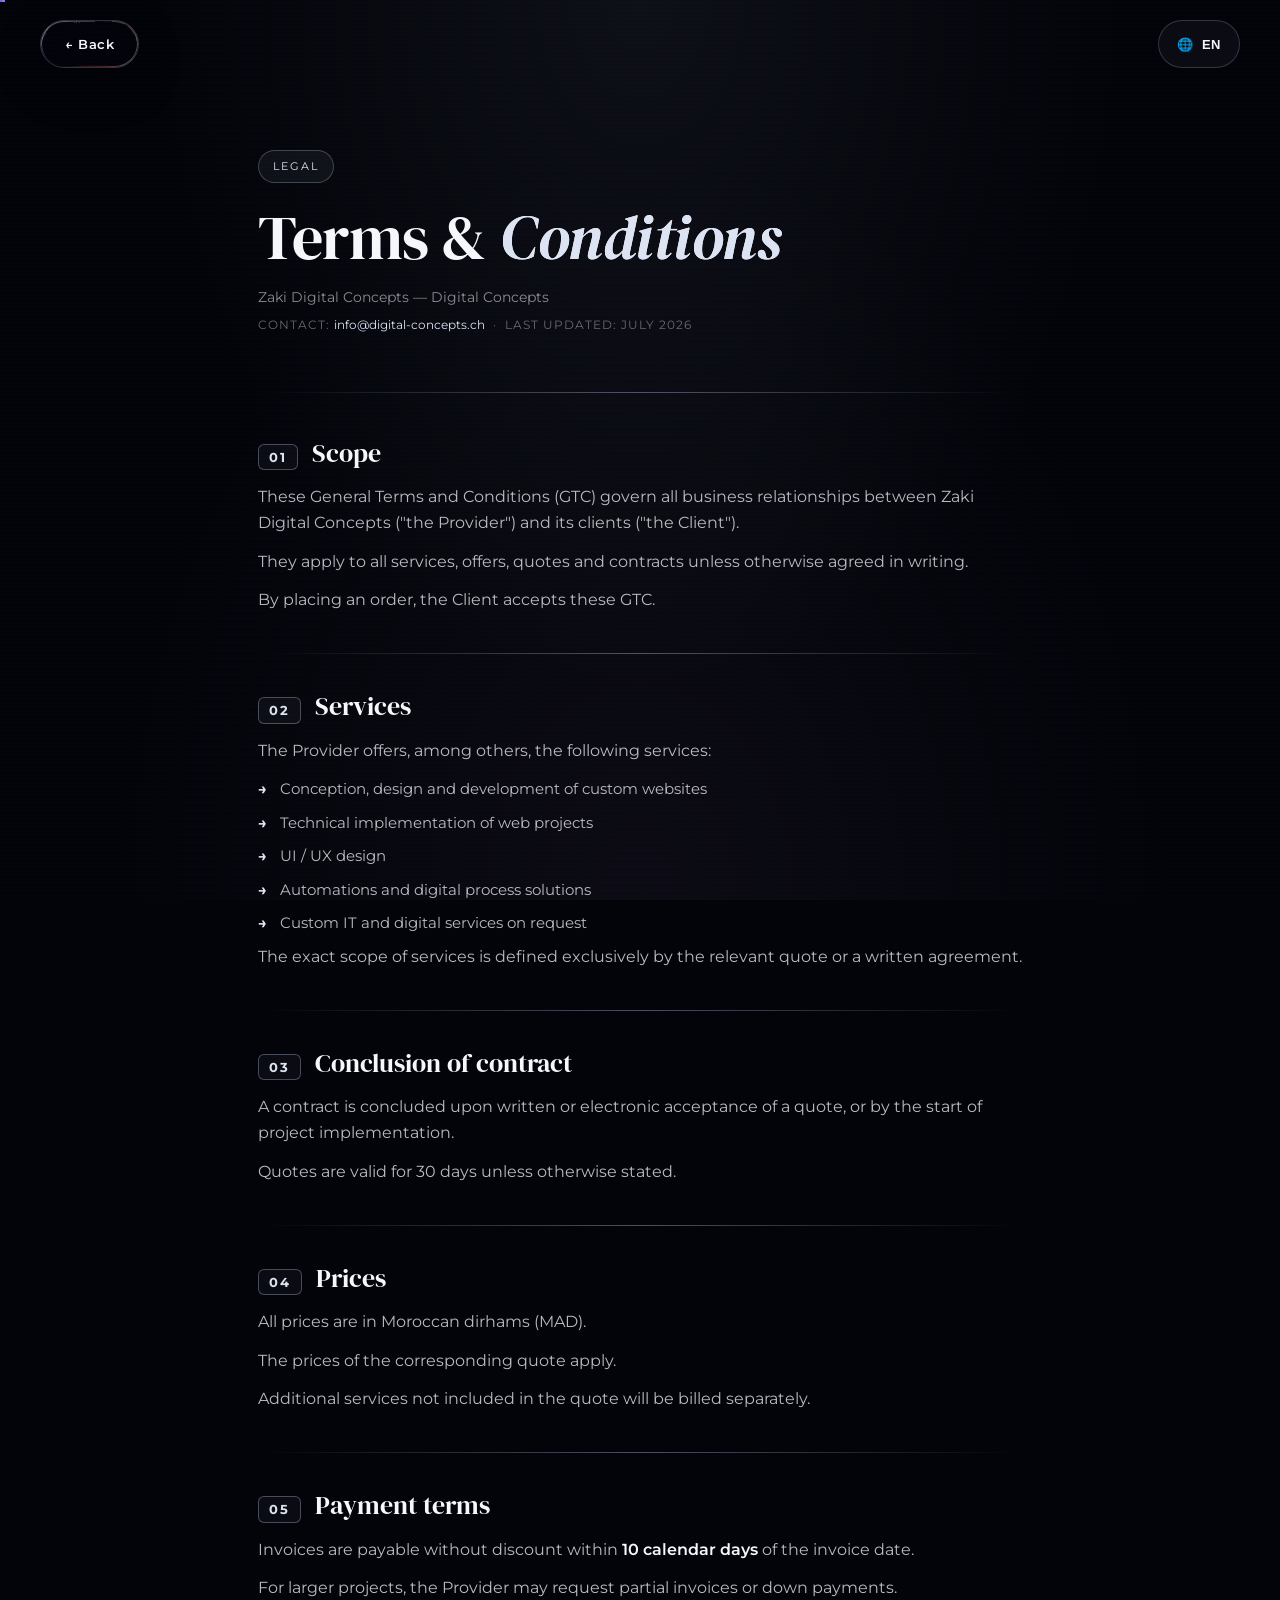
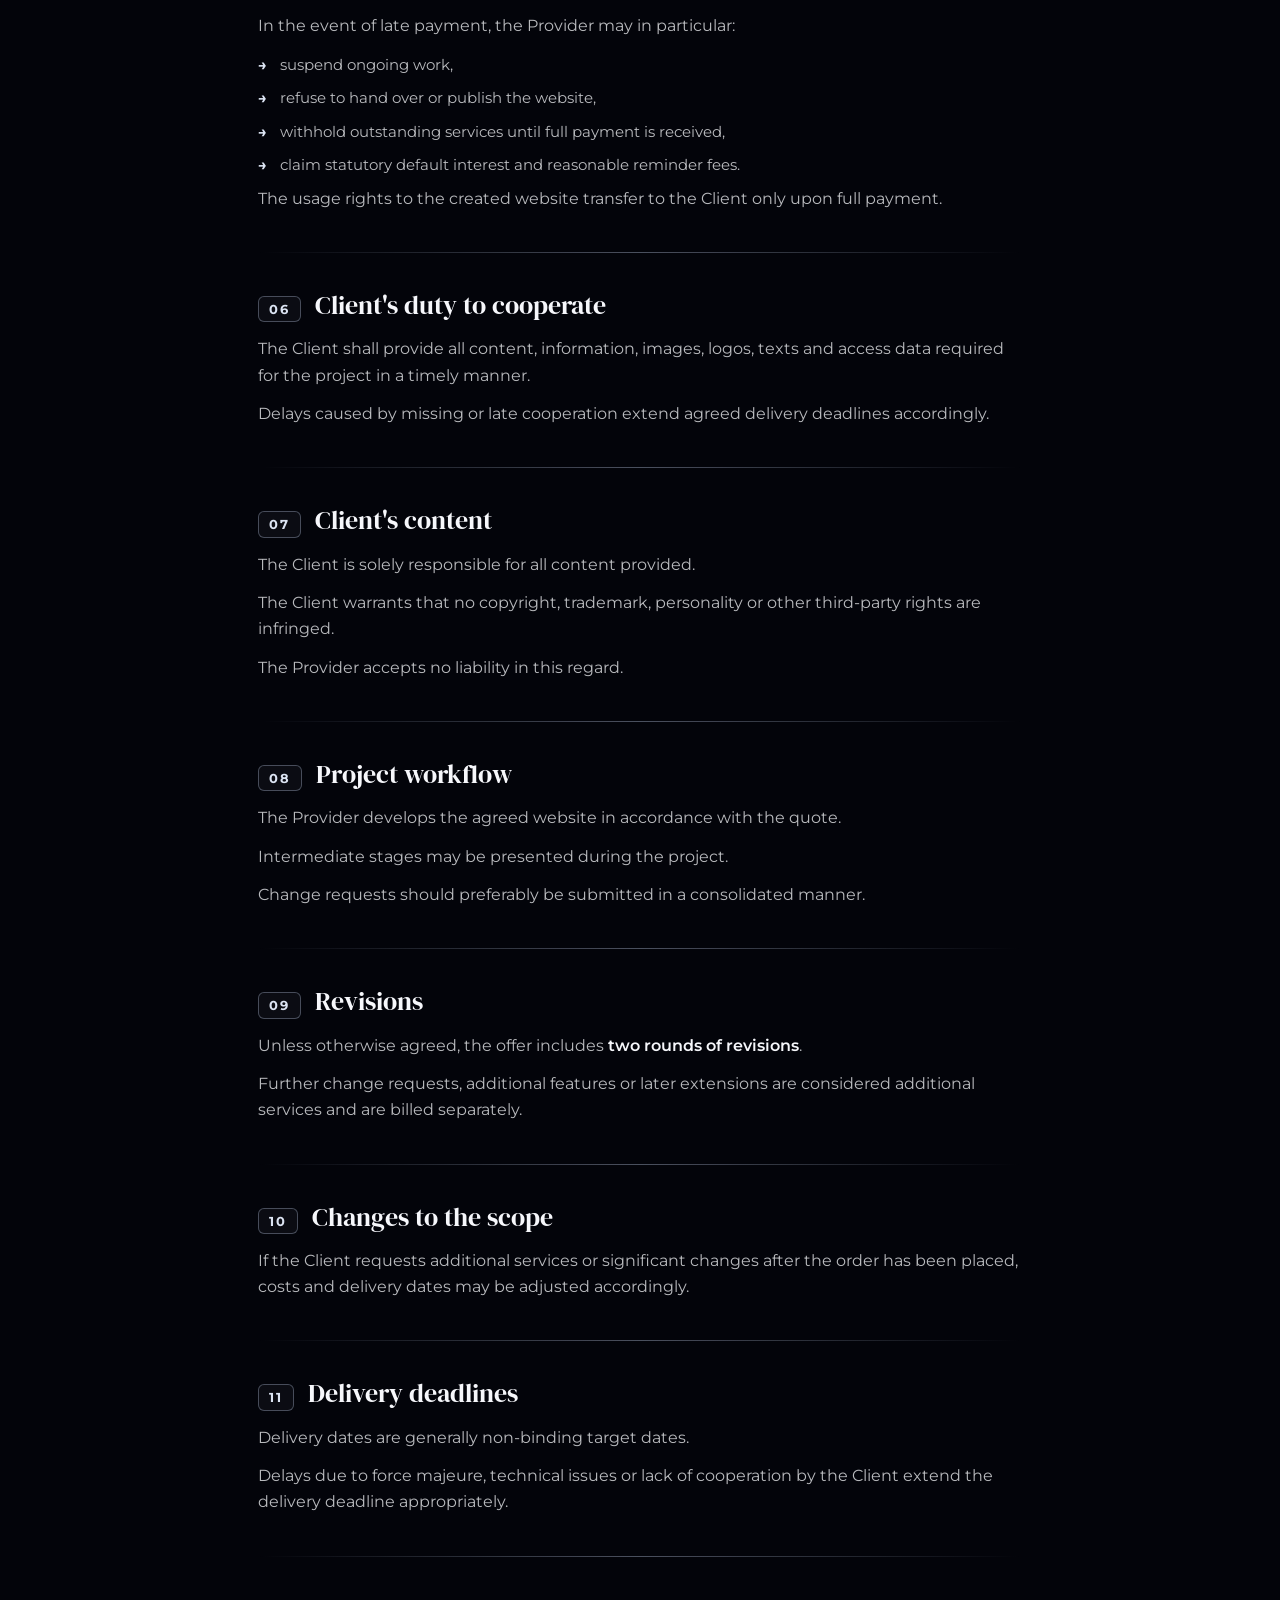
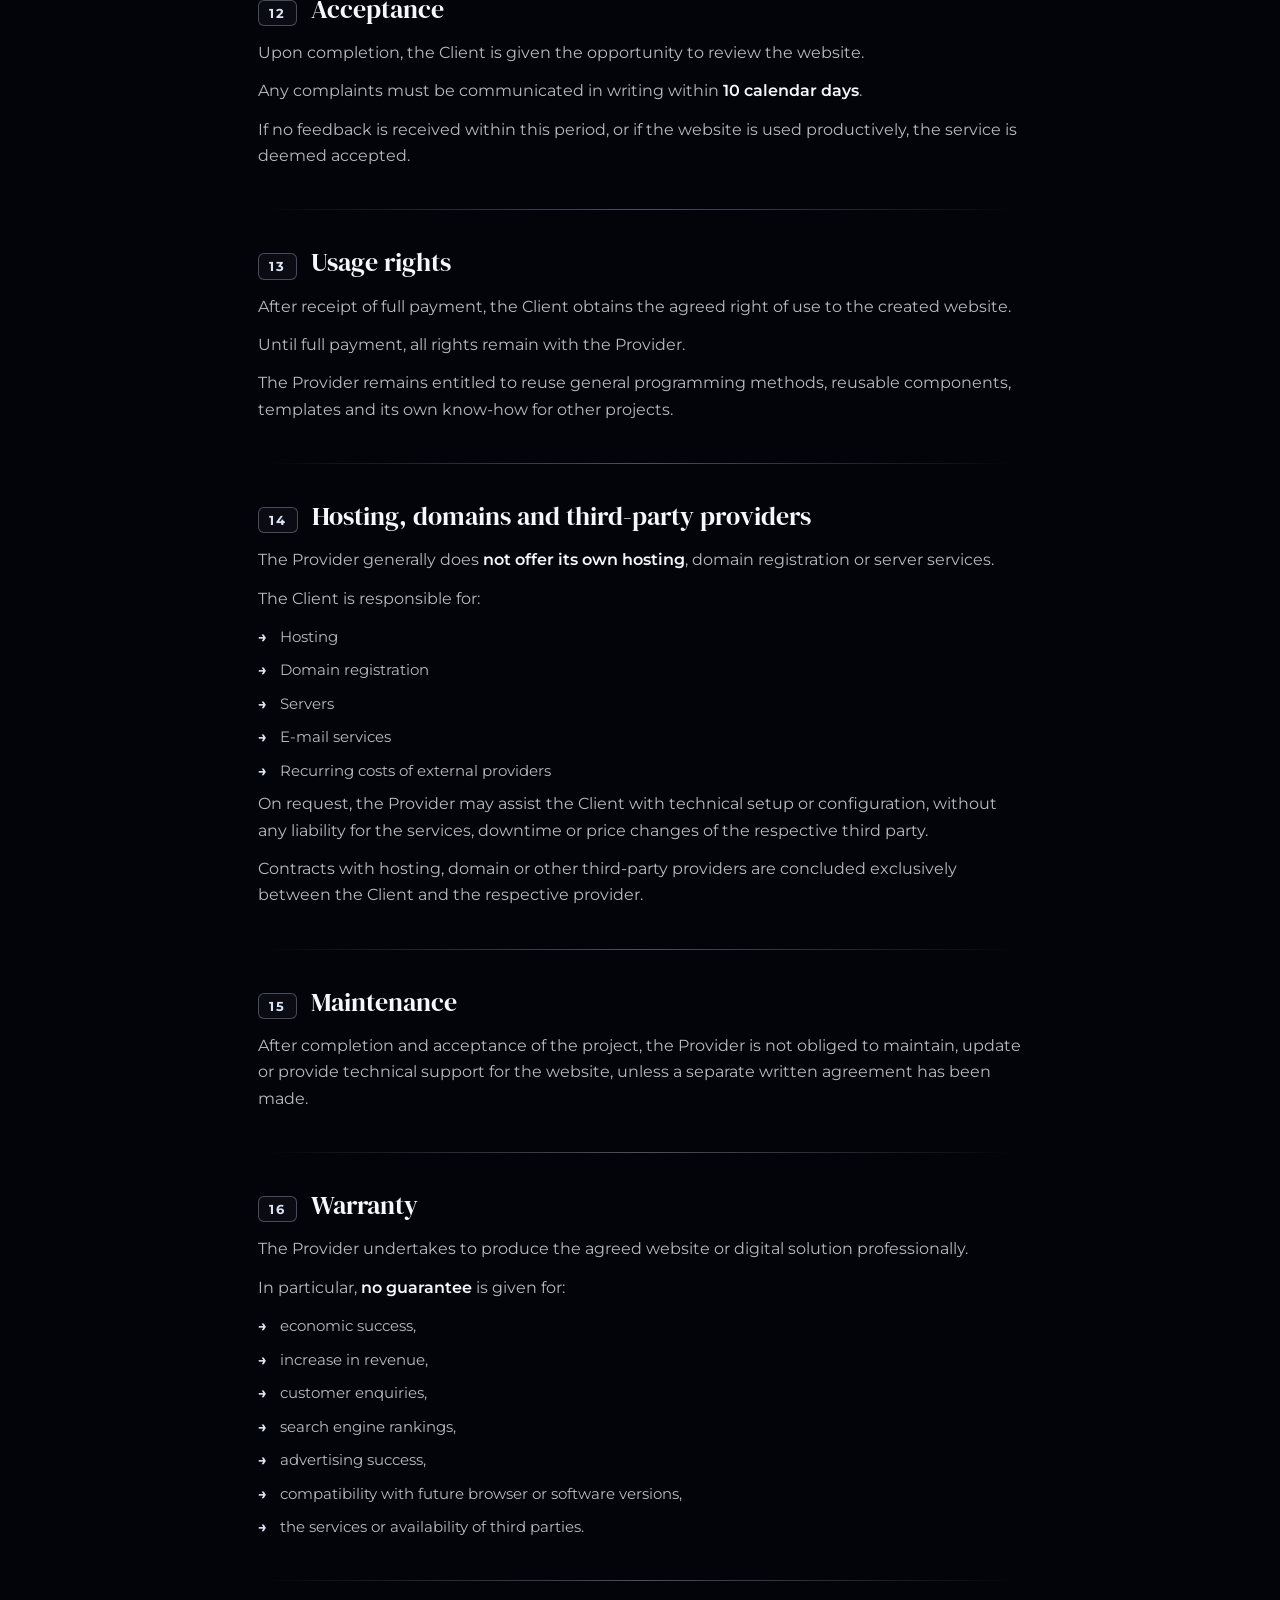
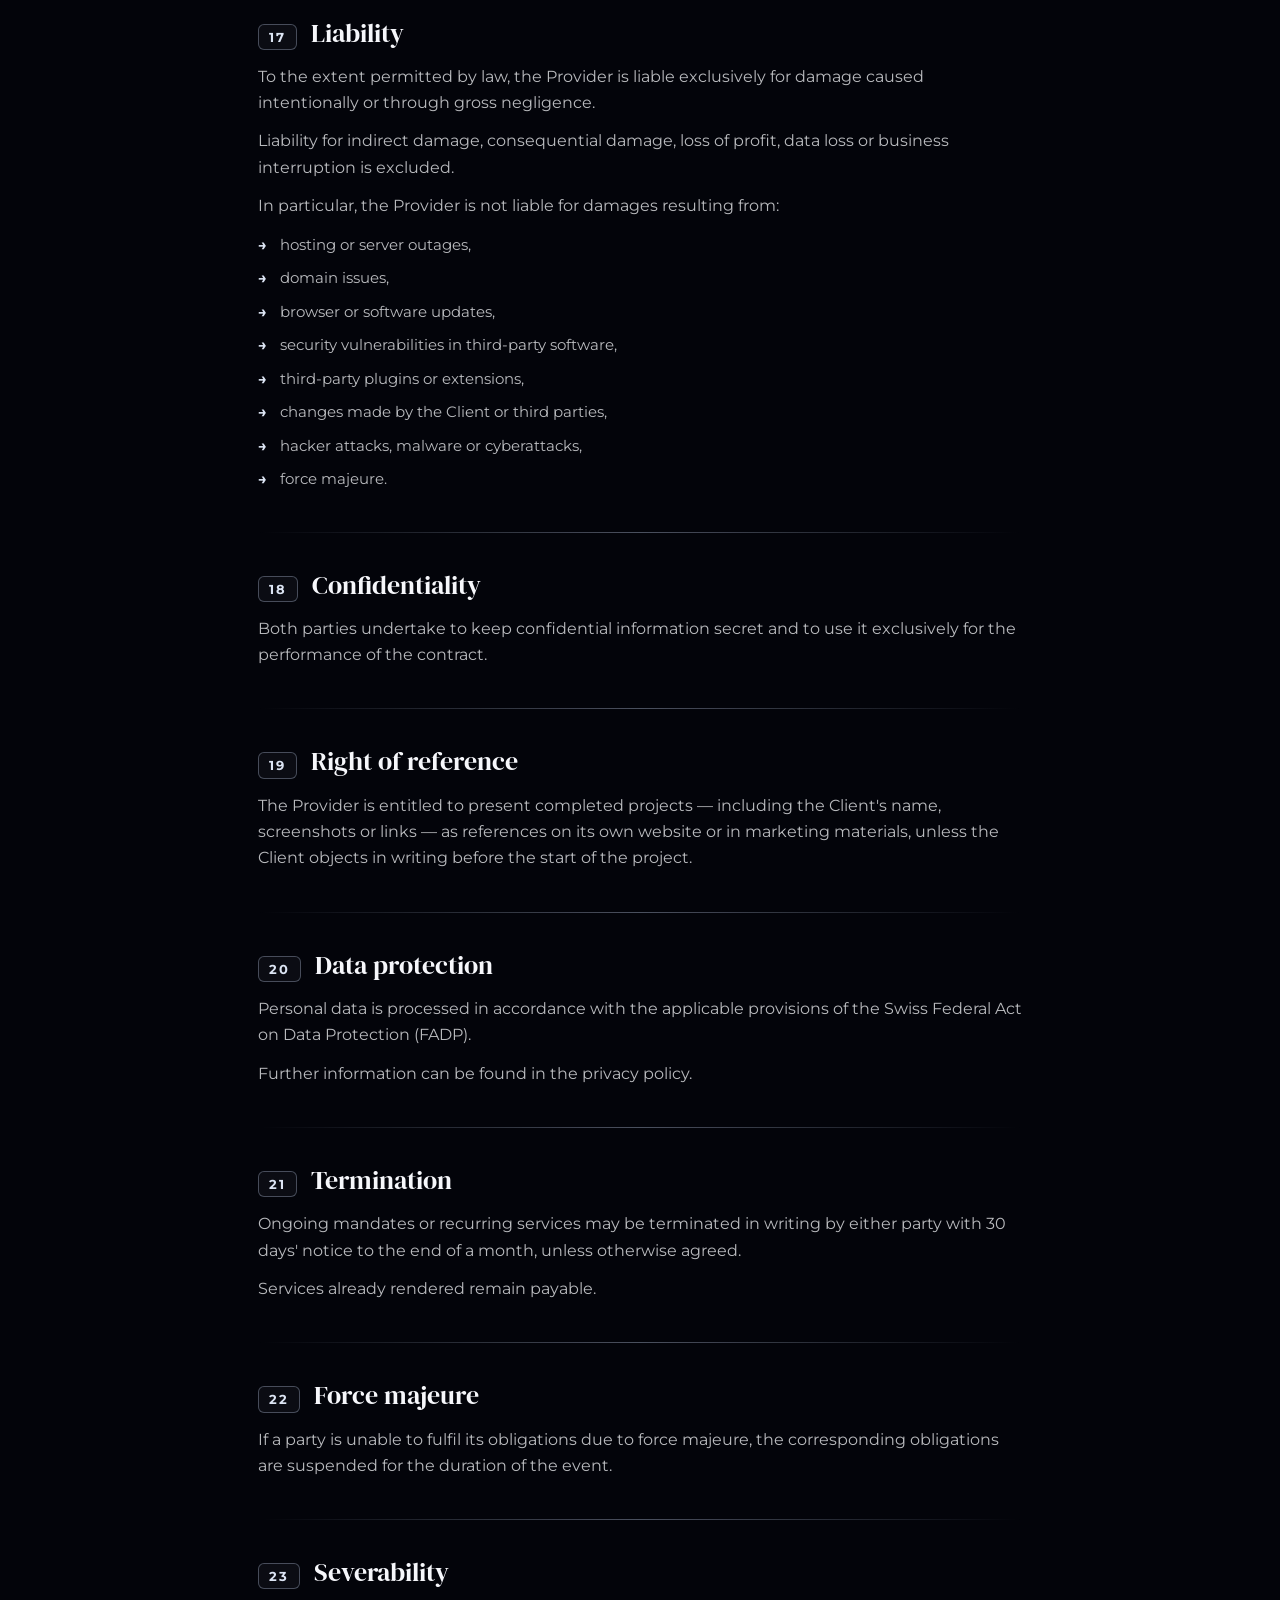
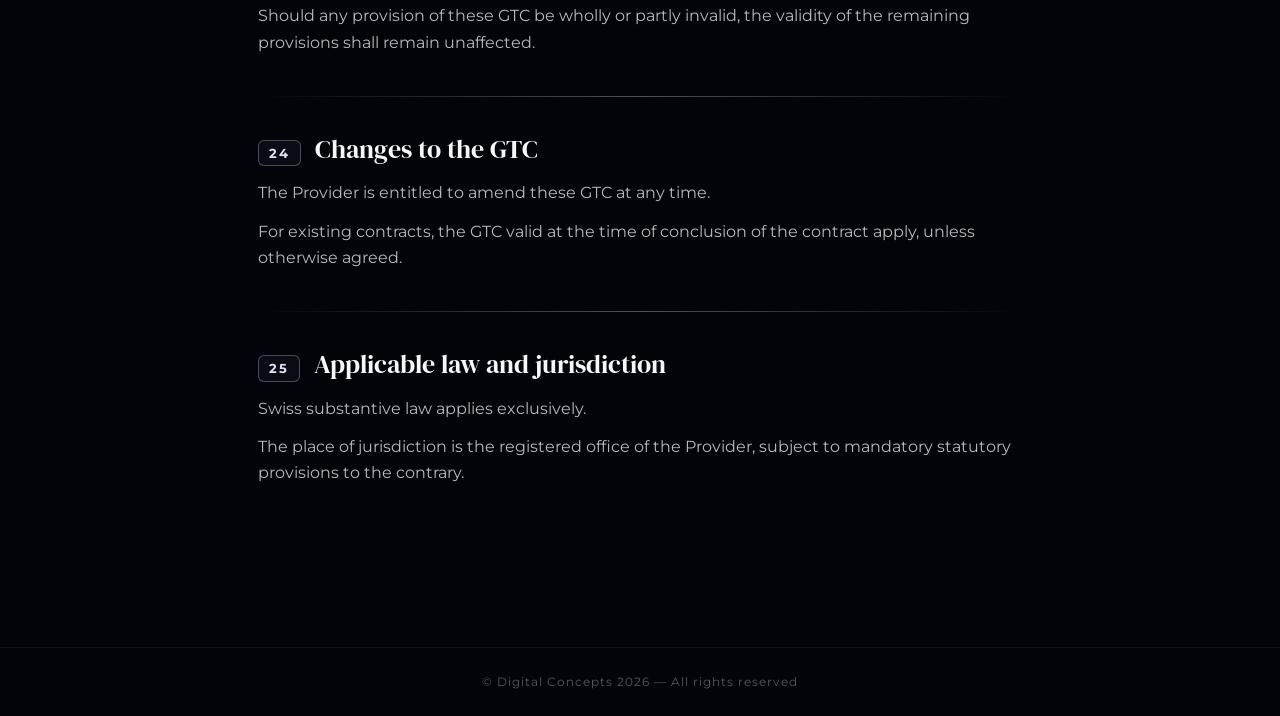
<file: droit.html>
<!DOCTYPE html>
<html lang="de">
<head>
<script>(function(){try{var l=localStorage.getItem('lang')||(navigator.language||'en').slice(0,2);if(l==='ar'){document.documentElement.lang='ar';document.documentElement.dir='rtl';}}catch(e){}})();</script>
<meta charset="UTF-8">
<meta name="viewport" content="width=device-width, initial-scale=1.0">
<title>AGB — Allgemeine Geschäftsbedingungen | Digital Concepts</title>
<meta name="description" content="Allgemeine Geschäftsbedingungen (AGB) von Zaki Digital Concepts – Bedingungen für die Erbringung digitaler Dienstleistungen, Webentwicklung und individuelle IT-Lösungen.">
<meta name="robots" content="index,follow">
<link rel="canonical" href="./droit.html">
<meta property="og:title" content="AGB — Digital Concepts">
<meta property="og:description" content="Allgemeine Geschäftsbedingungen von Zaki Digital Concepts.">
<meta property="og:type" content="website">
<meta name="twitter:card" content="summary">
<link rel="preconnect" href="https://fonts.googleapis.com">
<link rel="preconnect" href="https://fonts.gstatic.com" crossorigin>
<link href="https://fonts.googleapis.com/css2?family=Montserrat:wght@400;500;600;700;800;900&family=DM+Serif+Display:ital@0;1&display=swap" rel="stylesheet">
<style>
  *, *::before, *::after { box-sizing: border-box; margin: 0; padding: 0; }
  :root { --navy:#03040a; --electric:#dce4f3; --white:#f6f7fb; --accent:#b6bfce; }

  html { scroll-behavior: smooth; }
  body {
    font-family:'Montserrat', sans-serif;
    background:var(--navy);
    color:var(--white);
    min-height:100vh;
    overflow-x:hidden;
    line-height:1.7;
    position:relative;
  }

  /* Ambient background layers reprised from main site */
  .bg-vignette { position:fixed; inset:0; z-index:0; pointer-events:none;
    background: radial-gradient(ellipse at 50% 0%, rgba(210,225,255,.06), transparent 55%),
                radial-gradient(ellipse at 50% 100%, rgba(197,163,239,.05), transparent 60%),
                var(--navy);
  }
  .bg-scanlines { position:fixed; inset:0; z-index:1; pointer-events:none;
    background: repeating-linear-gradient(0deg,transparent,transparent 2px,rgba(0,0,0,.025) 2px,rgba(0,0,0,.025) 4px);
  }

  /* Navbar (identique en style au site) */
  #navbar { position:fixed; inset:0 0 auto 0; z-index:1000; padding:20px 40px; transition:transform .45s cubic-bezier(.4,0,.2,1); }
  #navbar.nav-hidden { transform:translateY(-100%); }
  #navbar nav { display:flex; align-items:center; max-width:1200px; margin:0 auto; gap:14px; }
  .nav-pill {
    display:flex; align-items:center; height:48px; padding:0 24px;
    border-radius:999px; background:rgba(14,14,23,0.8); border:1px solid rgba(210,225,255,0.2);
    backdrop-filter:blur(16px); -webkit-backdrop-filter:blur(16px);
    text-decoration:none; color:var(--white); font-weight:600; font-size:13px; letter-spacing:.5px;
    transition:border-color .2s, color .2s;
  }
  .nav-pill:hover { border-color:rgba(210,225,255,0.55); color:var(--electric); }
  .nav-spacer { flex:1; }

  /* Language switcher – même style que le site principal */
  #langSwitcher { position:relative; }
  #langTrigger {
    display:flex; align-items:center; gap:8px; height:48px; padding:0 18px;
    border-radius:999px; background:rgba(14,14,23,0.8); border:1px solid rgba(210,225,255,0.2);
    backdrop-filter:blur(16px); color:var(--white); font-weight:600; font-size:13px; letter-spacing:.5px;
    cursor:pointer; transition:border-color .2s;
  }
  #langTrigger:hover { border-color:rgba(210,225,255,0.55); }
  #langMenu {
    position:absolute; top:calc(100% + 8px); right:0;
    background:rgba(14,14,23,.96); border:1px solid rgba(210,225,255,.2);
    border-radius:14px; padding:6px; min-width:180px; list-style:none;
    backdrop-filter:blur(16px);
    opacity:0; pointer-events:none; transform:translateY(-6px); transition:.2s;
  }
  #langSwitcher.open #langMenu { opacity:1; pointer-events:auto; transform:translateY(0); }
  #langMenu button {
    width:100%; display:flex; align-items:center; justify-content:space-between;
    padding:10px 12px; background:transparent; border:0; color:var(--white);
    font:inherit; font-size:13px; text-align:left; cursor:pointer; border-radius:10px;
  }
  #langMenu button:hover { background:rgba(210,225,255,.08); }
  #langMenu button.active { color:var(--electric); }
  #langMenu .check { opacity:0; }
  #langMenu button.active .check { opacity:1; }

  /* Content */
  main {
    position:relative; z-index:5;
    max-width:820px; margin:0 auto; padding:150px 28px 120px;
  }
  .page-tag {
    display:inline-block; padding:6px 14px; border-radius:999px;
    border:1px solid rgba(210,225,255,.25); background:rgba(210,225,255,.05);
    font-size:11px; letter-spacing:2px; text-transform:uppercase; color:var(--electric);
    margin-bottom:22px;
    animation: fadeUp .8s ease both;
  }
  h1.page-title {
    font-family:'DM Serif Display', serif;
    font-weight:400; font-size:clamp(38px, 6vw, 62px);
    line-height:1.08; letter-spacing:-.5px; margin-bottom:14px;
    animation: fadeUp .9s .05s ease both;
  }
  h1.page-title em { font-style:italic; color:var(--electric); }
  .page-sub {
    font-size:14px; color:rgba(245,247,250,.55); margin-bottom:6px;
    animation: fadeUp .9s .1s ease both;
  }
  .page-meta {
    font-size:12px; color:rgba(245,247,250,.4); letter-spacing:1px; text-transform:uppercase;
    margin-bottom:56px;
    animation: fadeUp .9s .15s ease both;
  }
  .page-meta a { color:var(--electric); text-decoration:none; letter-spacing:0; text-transform:none; }
  .page-meta a:hover { text-decoration:underline; }

  .divider {
    height:1px; background:linear-gradient(90deg, transparent, rgba(210,225,255,.35), transparent);
    margin:44px 0;
  }

  article section { margin-bottom:40px; animation: fadeUp .7s ease both; }
  article h2 {
    font-family:'DM Serif Display', serif;
    font-weight:400; font-size:26px; line-height:1.25;
    color:var(--white); margin-bottom:14px;
    display:flex; align-items:baseline; gap:14px;
  }
  article h2 .num {
    font-family:'Montserrat', sans-serif; font-size:13px; font-weight:700;
    color:var(--electric); letter-spacing:2px;
    padding:4px 10px; border:1px solid rgba(210,225,255,.3); border-radius:6px;
    background:rgba(210,225,255,.04);
  }
  article p { color:rgba(245,247,250,.75); font-size:15.5px; margin-bottom:12px; }
  article ul { list-style:none; padding-left:0; margin:12px 0 4px; }
  article ul li {
    position:relative; padding-left:22px; margin-bottom:8px;
    color:rgba(245,247,250,.75); font-size:15px;
  }
  article ul li::before {
    content:"→"; position:absolute; left:0; color:var(--electric); font-weight:700;
  }
  article em, article strong { color:var(--white); font-weight:600; font-style:normal; }

  /* Back to top */
  #toTop {
    position:fixed; right:24px; bottom:24px; z-index:1500;
    width:52px; height:52px; border-radius:50%;
    background:rgba(14,14,23,.85); border:1px solid rgba(210,225,255,.35);
    color:var(--electric); font-size:20px; cursor:pointer;
    backdrop-filter:blur(12px);
    opacity:0; pointer-events:none; transform:translateY(10px);
    transition:.35s cubic-bezier(.4,0,.2,1);
    box-shadow:0 4px 24px rgba(210,225,255,.1);
  }
  #toTop.show { opacity:1; pointer-events:auto; transform:translateY(0); }
  #toTop:hover { border-color:var(--electric); box-shadow:0 0 24px rgba(210,225,255,.35); }

  footer {
    position:relative; z-index:20; background:#03040a; text-align:center;
    padding:24px; font-size:12px; color:rgba(245,247,250,0.35); letter-spacing:1px;
    border-top:1px solid rgba(210,225,255,0.06);
  }
  footer a { color:inherit; text-decoration:none; transition:color .2s; }
  footer a:hover { color:var(--electric); }

  @keyframes fadeUp { from { opacity:0; transform:translateY(14px); } to { opacity:1; transform:none; } }

  @media (max-width:640px) {
    #navbar { padding:14px 16px; }
    .nav-pill, #langTrigger { height:42px; padding:0 16px; font-size:12px; }
    main { padding:130px 20px 90px; }
    article h2 { font-size:22px; gap:10px; }
    article h2 .num { font-size:11px; padding:3px 8px; }
  }
</style>
 <link rel="icon" href="favicon.ico" sizes="any"><link rel="apple-touch-icon" href="apple-touch-icon.png"><link rel="stylesheet" href="identity.css?v=3">
<link rel="stylesheet" href="arabic.css?v=3">
</head>
<body>

<div class="bg-vignette"></div>
<div class="bg-scanlines"></div>

<header id="navbar">
  <nav>
    <a href="index.html" class="nav-pill" data-i18n="nav.back">← Zurück</a>
    <div class="nav-spacer"></div>
    <div id="langSwitcher">
      <button id="langTrigger" type="button" aria-haspopup="listbox" aria-expanded="false" data-i18n-attr-aria-label="langSwitcher.label">
        <span>🌐</span><span id="langCurrent">DE</span>
      </button>
      <ul id="langMenu" role="listbox"></ul>
    </div>
  </nav>
</header>

<main>
  <div class="page-tag" data-i18n="page.tag">Rechtliches</div>
  <h1 class="page-title" data-i18n-html="page.titleHtml">Allgemeine <em>Geschäftsbedingungen</em></h1>
  <p class="page-sub" data-i18n="page.brand">Zaki Digital Concepts — Digital Concepts</p>
  <p class="page-meta">
    <span data-i18n="page.contact">Kontakt</span>:
    <a href="mailto:info@digital-concepts.ch">info@digital-concepts.ch</a>
    &nbsp;·&nbsp;
    <span data-i18n="page.updated">Stand</span>: <span data-i18n="page.date">Juli 2026</span>
  </p>

  <div class="divider"></div>

  <article id="agb"><!-- rendered dynamically per language --></article>
</main>

<button id="toTop" aria-label="Back to top" title="Back to top">↑</button>

<footer>
  <a href="index.html">© Digital Concepts 2026 — <span data-i18n="footer.rights">Alle Rechte vorbehalten</span></a>
</footer>

<script>
/* ============================================================
   i18n system — même clé de stockage ("lang") que le site principal.
   La langue est partagée automatiquement avec index.html.
   ============================================================ */
const LANGS = [{"code":"ar","label":"العربية","flag":""},
  { code:"fr", label:"Français", flag:"🇫🇷" },
  { code:"en", label:"English",  flag:"🇬🇧" },
  { code:"de", label:"Deutsch",  flag:"🇩🇪" },
  { code:"es", label:"Español",  flag:"🇪🇸" },
  { code:"it", label:"Italiano", flag:"🇮🇹" },
];
const AVAILABLE = LANGS.map(l => l.code);

function detectLang() {
  const saved = localStorage.getItem("lang");
  if (saved && AVAILABLE.includes(saved)) return saved;
  const nav = (navigator.language || "en").slice(0,2).toLowerCase();
  return AVAILABLE.includes(nav) ? nav : "en";
}

/* Sections de l'AGB — chaque entrée = { h: titre, b: [paragraphes | {list:[...]}]} */
const AGB = {ar:{"meta":{"title":"الشروط العامة | Digital Concepts","description":"الشروط العامة لخدمات Zaki Digital Concepts الرقمية وتطوير المواقع والحلول التقنية حسب الطلب."},"sections":[{"h":"نطاق التطبيق","b":["تنظّم هذه الشروط العامة جميع العلاقات التجارية بين Zaki Digital Concepts (ويُشار إليه فيما يلي بـ «مقدّم الخدمة») وعملائه (ويُشار إليهم بـ «العميل»).","تسري على جميع الخدمات والعروض وعروض الأسعار والعقود، ما لم يُتفق كتابيًا على خلاف ذلك.","يُعدّ تقديم الطلب قبولًا من العميل لهذه الشروط العامة."]},{"h":"الخدمات","b":["يقدّم مقدّم الخدمة، على وجه الخصوص، الخدمات التالية:",{"list":["تخطيط المواقع الإلكترونية وتصميمها وتطويرها حسب الطلب","التنفيذ التقني لمشاريع الويب","تصميم واجهة المستخدم وتجربة الاستخدام","الأتمتة وحلول العمليات الرقمية","خدمات تقنية ورقمية مخصّصة حسب الاتفاق"]},"يُحدّد نطاق الخدمات حصريًا في عرض السعر أو في اتفاق مكتوب."]},{"h":"إبرام العقد","b":["يُبرم العقد بقبول عرض السعر كتابيًا أو إلكترونيًا، أو بالبدء في تنفيذ المشروع.","تسري عروض الأسعار لمدة 30 يومًا، ما لم يُذكر خلاف ذلك."]},{"h":"الأسعار","b":["جميع الأسعار بالدرهم المغربي (MAD).","تُعتمد الأسعار الواردة في عرض السعر المعني.","تُفوتر الخدمات الإضافية غير المشمولة بعرض السعر بصورة مستقلة."]},{"h":"شروط الدفع","b":["تُسدّد الفواتير دون خصم خلال <strong>10 أيام تقويمية</strong> من تاريخ إصدارها.","يجوز لمقدّم الخدمة طلب دفعات مقدّمة أو إصدار فواتير مرحلية للمشاريع الكبيرة.","في حال التأخّر في الدفع، يجوز لمقدّم الخدمة، على وجه الخصوص:",{"list":["تعليق الأعمال الجارية،","رفض تسليم الموقع أو نشره،","حجب الخدمات المستحقّة إلى حين السداد الكامل،","المطالبة بفوائد التأخير القانونية ورسوم تذكير معقولة."]},"لا تنتقل حقوق استخدام الموقع إلى العميل إلا بعد السداد الكامل."]},{"h":"التزامات العميل بالتعاون","b":["يقدّم العميل في الوقت المناسب جميع المحتويات والمعلومات والصور والشعارات والنصوص وبيانات الوصول اللازمة للمشروع.","يمدّد أي تأخير ناتج عن نقص التعاون المواعيد المتفق عليها بالقدر المقابل."]},{"h":"المحتوى الذي يقدّمه العميل","b":["يتحمّل العميل وحده مسؤولية المحتوى الذي يقدّمه.","ويضمن، على وجه الخصوص، ألّا ينتهك هذا المحتوى حقوق المؤلف أو العلامات التجارية أو الحقوق الشخصية أو أي حقوق أخرى للغير.","يُخلي مقدّم الخدمة مسؤوليته في هذا الشأن."]},{"h":"سير المشروع","b":["يطوّر مقدّم الخدمة الموقع المتفق عليه وفق عرض السعر.","يمكن تقديم عروض مرحلية لتقدّم العمل أثناء المشروع.","ينبغي تجميع طلبات التعديل وإرسالها معًا قدر الإمكان."]},{"h":"التعديلات","b":["يتضمّن العرض <strong>جولتين من التعديلات</strong>، ما لم يُتفق على خلاف ذلك.","تُعدّ الطلبات الإضافية والوظائف الجديدة والتوسعات اللاحقة خدمات تكميلية تُفوتر بصورة مستقلة."]},{"h":"تغيير نطاق العمل","b":["إذا طلب العميل، بعد تقديم الطلب، خدمات إضافية أو تغييرات جوهرية، جاز تعديل التكاليف والمواعيد تبعًا لذلك."]},{"h":"مواعيد التسليم","b":["مواعيد التسليم تقديرية وغير ملزمة.","يمدّد التأخير الناتج عن قوة قاهرة أو مشكلة تقنية أو نقص في تعاون العميل موعد التسليم تبعًا لذلك."]},{"h":"الاستلام والقبول","b":["يمكن للعميل مراجعة الموقع بعد إنجازه.","يجب تقديم أي اعتراض كتابيًا خلال <strong>10 أيام تقويمية</strong>.","في حال عدم الرد خلال هذه المهلة، أو البدء في الاستخدام الفعلي، تُعدّ الخدمة مقبولة."]},{"h":"حقوق الاستخدام","b":["بعد السداد الكامل، يحصل العميل على حق الاستخدام المتفق عليه للموقع المنجز.","تبقى جميع الحقوق مملوكة لمقدّم الخدمة إلى حين السداد الكامل.","يحتفظ مقدّم الخدمة بحق إعادة استخدام أساليب البرمجة العامة والمكوّنات القابلة لإعادة الاستخدام والقوالب وخبراته الخاصة في مشاريع أخرى."]},{"h":"الاستضافة والنطاقات ومقدّمو الخدمات الخارجيون","b":["من حيث المبدأ، <strong>لا يقدّم مقدّم الخدمة استضافة خاصة به</strong> ولا تسجيل نطاقات ولا خدمات خوادم.","يتحمّل العميل بنفسه مسؤولية:",{"list":["الاستضافة","تسجيل النطاق","الخوادم","خدمات البريد الإلكتروني","التكاليف المتكرّرة لمقدّمي الخدمات الخارجيين"]},"يمكن لمقدّم الخدمة، عند الطلب، مساعدة العميل في الإعداد التقني دون تحمّل مسؤولية خدمات الطرف الخارجي أو أعطاله أو تغيّر أسعاره.","تُبرم عقود الاستضافة والنطاقات وغيرها من الخدمات حصريًا بين العميل ومقدّم الخدمة الخارجي المعني."]},{"h":"الصيانة","b":["بعد إتمام المشروع وقبوله، لا يلتزم مقدّم الخدمة بصيانة الموقع أو تحديثه أو متابعته تقنيًا، إلا بموجب اتفاق مكتوب مستقل."]},{"h":"الضمان","b":["يلتزم مقدّم الخدمة بتنفيذ الموقع أو الحل الرقمي المتفق عليه وفق الأصول المهنية.","لا يُقدّم، على وجه الخصوص، <strong>أي ضمان</strong> بشأن:",{"list":["النجاح الاقتصادي،","زيادة الإيرادات،","استفسارات العملاء،","الترتيب في محركات البحث،","أداء الإعلانات،","التوافق مع الإصدارات المستقبلية للمتصفّحات أو البرامج،","خدمات الأطراف الخارجية أو توافرها."]}]},{"h":"المسؤولية","b":["في الحدود التي يسمح بها القانون، لا يتحمّل مقدّم الخدمة المسؤولية إلا عن الأضرار الناجمة عن القصد أو الإهمال الجسيم.","تُستبعد المسؤولية عن الأضرار غير المباشرة أو التبعية أو فوات الربح أو فقدان البيانات أو توقّف النشاط.","لا يتحمّل مقدّم الخدمة، على وجه الخصوص، مسؤولية الأضرار الناجمة عن:",{"list":["أعطال الاستضافة أو الخوادم،","مشكلات النطاقات،","تحديثات المتصفّحات أو البرامج،","ثغرات أمنية في برامج الأطراف الخارجية،","إضافات أو ملحقات خارجية،","تعديلات يجريها العميل أو الغير،","هجمات إلكترونية أو برمجيات خبيثة،","القوة القاهرة."]}]},{"h":"السرّية","b":["يلتزم الطرفان بالحفاظ على سرّية المعلومات الحسّاسة واستخدامها فقط لتنفيذ العقد."]},{"h":"عرض المشاريع ضمن الأعمال السابقة","b":["يجوز لمقدّم الخدمة عرض المشاريع المنجزة مع ذكر اسم العميل وإرفاق لقطات شاشة أو روابط، بوصفها نماذج أعمال على موقعه أو في مواده التسويقية، ما لم يعترض العميل كتابيًا قبل بدء المشروع."]},{"h":"حماية البيانات","b":["تُعالج البيانات الشخصية وفق الأحكام المعمول بها في القانون الفدرالي السويسري لحماية البيانات.","ترد معلومات إضافية في بيان حماية البيانات."]},{"h":"إنهاء التعاقد","b":["يجوز لأيّ من الطرفين إنهاء التكليفات المستمرة أو الخدمات المتكرّرة كتابيًا، مع إشعار مسبق مدته 30 يومًا ليصبح الإنهاء نافذًا في نهاية الشهر، ما لم يُتفق على خلاف ذلك.","تبقى مبالغ الخدمات المقدّمة بالفعل مستحقّة."]},{"h":"القوة القاهرة","b":["إذا حالت قوة قاهرة دون تنفيذ أحد الطرفين لالتزاماته، تُعلّق الالتزامات المعنية طوال مدة الحدث."]},{"h":"قابلية فصل الأحكام","b":["إذا تبيّن بطلان أحد أحكام هذه الشروط كليًا أو جزئيًا، فلا يؤثّر ذلك في صلاحية الأحكام الأخرى."]},{"h":"تعديل الشروط العامة","b":["يحتفظ مقدّم الخدمة بحق تعديل هذه الشروط في أي وقت.","تبقى العقود القائمة خاضعة للشروط السارية وقت إبرامها، ما لم يُتفق على خلاف ذلك."]},{"h":"القانون الواجب التطبيق والاختصاص القضائي","b":["يُطبّق حصريًا القانون الموضوعي السويسري.","يكون الاختصاص القضائي في مقرّ مقدّم الخدمة، مع مراعاة أي أحكام قانونية آمرة تقضي بخلاف ذلك."]}]},
  de: {
    meta: { title:"AGB — Allgemeine Geschäftsbedingungen | Digital Concepts",
      description:"Allgemeine Geschäftsbedingungen (AGB) von Zaki Digital Concepts – Bedingungen für die Erbringung digitaler Dienstleistungen." },
    sections: [
      { h:"Geltungsbereich", b:[
        "Diese Allgemeinen Geschäftsbedingungen (AGB) regeln sämtliche Geschäftsbeziehungen zwischen Zaki Digital Concepts (nachfolgend «Anbieter») und seinen Kunden (nachfolgend «Kunde»).",
        "Sie gelten für sämtliche Dienstleistungen, Angebote, Offerten und Verträge, sofern keine abweichende schriftliche Vereinbarung getroffen wurde.",
        "Mit der Auftragserteilung erklärt sich der Kunde mit diesen AGB einverstanden."
      ]},
      { h:"Dienstleistungen", b:[
        "Der Anbieter erbringt insbesondere folgende Dienstleistungen:",
        { list:[
          "Konzeption, Gestaltung und Entwicklung individueller Webseiten",
          "Technische Umsetzung von Webprojekten",
          "UI-/UX-Design",
          "Automatisierungen und digitale Prozesslösungen",
          "Individuelle IT- und Digitaldienstleistungen nach Vereinbarung"
        ]},
        "Der genaue Leistungsumfang ergibt sich ausschliesslich aus der jeweiligen Offerte oder einer schriftlichen Vereinbarung."
      ]},
      { h:"Vertragsabschluss", b:[
        "Ein Vertrag kommt durch die schriftliche oder elektronische Annahme einer Offerte oder durch den Beginn der Projektumsetzung zustande.",
        "Offerten sind 30 Tage gültig, sofern nichts anderes vereinbart wurde."
      ]},
      { h:"Preise", b:[
        "Alle Preise verstehen sich in marokkanischen Dirham (MAD).",
        "Massgebend sind die Preise der jeweiligen Offerte.",
        "Zusätzliche Leistungen, welche nicht Bestandteil der Offerte sind, werden separat verrechnet."
      ]},
      { h:"Zahlungsbedingungen", b:[
        "Rechnungen sind innerhalb von <strong>10 Kalendertagen</strong> ab Rechnungsdatum ohne Abzug zahlbar.",
        "Der Anbieter ist berechtigt, bei grösseren Projekten Teilrechnungen oder Anzahlungen zu verlangen.",
        "Bei Zahlungsverzug kann der Anbieter insbesondere:",
        { list:[
          "laufende Arbeiten unterbrechen,",
          "die Übergabe oder Veröffentlichung der Webseite verweigern,",
          "offene Leistungen bis zum vollständigen Zahlungseingang zurückhalten,",
          "gesetzliche Verzugszinsen sowie angemessene Mahngebühren geltend machen."
        ]},
        "Die Nutzungsrechte an der erstellten Website gehen erst nach vollständiger Bezahlung auf den Kunden über."
      ]},
      { h:"Mitwirkungspflichten des Kunden", b:[
        "Der Kunde stellt sämtliche für das Projekt erforderlichen Inhalte, Informationen, Bilder, Logos, Texte sowie Zugangsdaten rechtzeitig zur Verfügung.",
        "Verzögerungen aufgrund fehlender oder verspäteter Mitwirkung verlängern vereinbarte Lieferfristen entsprechend."
      ]},
      { h:"Inhalte des Kunden", b:[
        "Der Kunde ist allein verantwortlich für sämtliche bereitgestellten Inhalte.",
        "Er gewährleistet insbesondere, dass keine Urheber-, Marken-, Persönlichkeits- oder sonstigen Rechte Dritter verletzt werden.",
        "Der Anbieter übernimmt hierfür keinerlei Haftung."
      ]},
      { h:"Projektablauf", b:[
        "Der Anbieter entwickelt die vereinbarte Website gemäss Offerte.",
        "Während des Projekts können Zwischenstände präsentiert werden.",
        "Änderungswünsche sind möglichst gesammelt mitzuteilen."
      ]},
      { h:"Korrekturen", b:[
        "Sofern nichts anderes vereinbart wurde, umfasst das Angebot <strong>zwei Korrekturrunden</strong>.",
        "Weitere Änderungswünsche, zusätzliche Funktionen oder nachträgliche Erweiterungen gelten als Zusatzleistungen und werden separat verrechnet."
      ]},
      { h:"Änderungen des Leistungsumfangs", b:[
        "Wünscht der Kunde nach Auftragserteilung zusätzliche Leistungen oder wesentliche Änderungen, können sich Kosten und Liefertermine entsprechend anpassen."
      ]},
      { h:"Lieferfristen", b:[
        "Liefertermine gelten grundsätzlich als unverbindliche Richtwerte.",
        "Verzögerungen aufgrund höherer Gewalt, technischer Probleme oder fehlender Mitwirkung des Kunden verlängern die Lieferfrist angemessen."
      ]},
      { h:"Abnahme", b:[
        "Nach Fertigstellung erhält der Kunde Gelegenheit, die Website zu prüfen.",
        "Beanstandungen sind innerhalb von <strong>10 Kalendertagen</strong> schriftlich mitzuteilen.",
        "Erfolgt innerhalb dieser Frist keine Rückmeldung oder wird die Website produktiv genutzt, gilt die Leistung als abgenommen."
      ]},
      { h:"Nutzungsrechte", b:[
        "Nach vollständigem Zahlungseingang erhält der Kunde das vereinbarte Nutzungsrecht an der erstellten Website.",
        "Bis zur vollständigen Bezahlung verbleiben sämtliche Rechte beim Anbieter.",
        "Der Anbieter bleibt berechtigt, allgemeine Programmiermethoden, wiederverwendbare Komponenten, Vorlagen und eigenes Know-how auch für andere Projekte zu verwenden."
      ]},
      { h:"Hosting, Domains und Drittanbieter", b:[
        "Der Anbieter bietet grundsätzlich <strong>kein eigenes Hosting</strong>, keine Domainregistrierung und keine Serverdienstleistungen an.",
        "Der Kunde ist selbst verantwortlich für:",
        { list:["Hosting","Domainregistrierung","Server","E-Mail-Dienste","laufende Kosten externer Anbieter"]},
        "Auf Wunsch unterstützt der Anbieter den Kunden bei der technischen Einrichtung oder Konfiguration. Diese Unterstützung erfolgt ohne Haftung für Leistungen, Ausfälle oder Preisänderungen des jeweiligen Drittanbieters.",
        "Verträge mit Hosting-, Domain- oder sonstigen Drittanbietern werden ausschliesslich zwischen dem Kunden und dem jeweiligen Anbieter abgeschlossen."
      ]},
      { h:"Wartung", b:[
        "Nach Abschluss und Abnahme des Projekts besteht keine Verpflichtung des Anbieters zur Wartung, Aktualisierung oder technischen Betreuung der Website, sofern keine separate schriftliche Vereinbarung getroffen wurde."
      ]},
      { h:"Gewährleistung", b:[
        "Der Anbieter verpflichtet sich zur fachgerechten Erstellung der vereinbarten Website oder digitalen Lösung.",
        "Es wird insbesondere <strong>keine Garantie</strong> übernommen für:",
        { list:[
          "wirtschaftlichen Erfolg,","Umsatzsteigerungen,","Kundenanfragen,","Suchmaschinenplatzierungen,",
          "Werbeerfolge,","Kompatibilität mit zukünftigen Browser- oder Softwareversionen,","Leistungen oder Verfügbarkeit von Drittanbietern."
        ]}
      ]},
      { h:"Haftung", b:[
        "Soweit gesetzlich zulässig haftet der Anbieter ausschliesslich für vorsätzlich oder grobfahrlässig verursachte Schäden.",
        "Die Haftung für indirekte Schäden, Folgeschäden, entgangenen Gewinn, Datenverluste oder Betriebsunterbrüche wird ausgeschlossen.",
        "Der Anbieter haftet insbesondere nicht für Schäden aufgrund von:",
        { list:[
          "Hosting- oder Serverausfällen,","Domainproblemen,","Browser- oder Softwareupdates,",
          "Sicherheitslücken von Drittsoftware,","Plugins oder Erweiterungen Dritter,",
          "Änderungen durch den Kunden oder Dritte,","Hackerangriffen, Malware oder Cyberangriffen,","höherer Gewalt."
        ]}
      ]},
      { h:"Vertraulichkeit", b:["Beide Parteien verpflichten sich, vertrauliche Informationen geheim zu halten und ausschliesslich zur Vertragsabwicklung zu verwenden."]},
      { h:"Referenzrecht", b:["Der Anbieter ist berechtigt, abgeschlossene Projekte unter Nennung des Firmennamens des Kunden sowie mit Screenshots oder Verlinkungen als Referenz auf der eigenen Website oder in Marketingunterlagen zu präsentieren, sofern der Kunde dem nicht vor Projektbeginn schriftlich widerspricht."]},
      { h:"Datenschutz", b:[
        "Personendaten werden nach den geltenden Bestimmungen des Schweizer Datenschutzgesetzes (DSG) bearbeitet.",
        "Weitere Informationen enthält die Datenschutzerklärung."
      ]},
      { h:"Kündigung", b:[
        "Daueraufträge oder wiederkehrende Dienstleistungen können von beiden Parteien mit einer Frist von 30 Tagen auf Monatsende schriftlich gekündigt werden, sofern nichts anderes vereinbart wurde.",
        "Bereits erbrachte Leistungen bleiben geschuldet."
      ]},
      { h:"Höhere Gewalt", b:["Kann eine Vertragspartei ihre Verpflichtungen aufgrund höherer Gewalt nicht erfüllen, ruhen die entsprechenden Verpflichtungen für die Dauer des Ereignisses."]},
      { h:"Salvatorische Klausel", b:["Sollte eine Bestimmung dieser AGB ganz oder teilweise unwirksam sein, bleibt die Wirksamkeit der übrigen Bestimmungen unberührt."]},
      { h:"Änderungen der AGB", b:[
        "Der Anbieter ist berechtigt, diese AGB jederzeit anzupassen.",
        "Für bestehende Verträge gelten die zum Zeitpunkt des Vertragsabschlusses gültigen AGB, sofern keine anderslautende Vereinbarung getroffen wurde."
      ]},
      { h:"Anwendbares Recht und Gerichtsstand", b:[
        "Es gilt ausschliesslich materielles Schweizer Recht.",
        "Gerichtsstand ist der Sitz des Anbieters, soweit keine zwingenden gesetzlichen Bestimmungen etwas anderes vorsehen."
      ]}
    ]
  }
};

/* ---- Traductions FR/EN/ES/IT (contenu juridiquement équivalent, adapté à la langue) ---- */
AGB.fr = {
  meta:{ title:"CGV — Conditions Générales | Digital Concepts",
    description:"Conditions générales de vente (CGV) de Zaki Digital Concepts – prestations digitales, développement web et solutions IT sur mesure." },
  sections:[
    { h:"Champ d'application", b:[
      "Les présentes Conditions Générales (CG) régissent l'ensemble des relations d'affaires entre Zaki Digital Concepts (ci-après « le Prestataire ») et ses clients (ci-après « le Client »).",
      "Elles s'appliquent à toutes les prestations, offres, devis et contrats, sauf accord écrit contraire.",
      "En passant commande, le Client accepte les présentes CG."
    ]},
    { h:"Prestations", b:[
      "Le Prestataire fournit notamment les prestations suivantes :",
      { list:[
        "Conception, design et développement de sites web sur mesure",
        "Réalisation technique de projets web",
        "Design UI/UX",
        "Automatisations et solutions de processus numériques",
        "Prestations IT et digitales individuelles sur accord"
      ]},
      "Le périmètre exact des prestations résulte exclusivement du devis ou d'un accord écrit."
    ]},
    { h:"Conclusion du contrat", b:[
      "Le contrat est conclu par l'acceptation écrite ou électronique d'un devis, ou par le début de la mise en œuvre du projet.",
      "Les devis sont valables 30 jours, sauf mention contraire."
    ]},
    { h:"Prix", b:[
      "Tous les prix s'entendent en dirhams marocains (MAD).",
      "Les prix du devis correspondant font foi.",
      "Les prestations supplémentaires non incluses au devis sont facturées séparément."
    ]},
    { h:"Conditions de paiement", b:[
      "Les factures sont payables sans escompte dans les <strong>10 jours calendaires</strong> suivant la date de facturation.",
      "Le Prestataire peut exiger des acomptes ou des factures partielles pour les projets importants.",
      "En cas de retard de paiement, le Prestataire peut notamment :",
      { list:[
        "interrompre les travaux en cours,",
        "refuser la remise ou la publication du site,",
        "retenir les prestations dues jusqu'au règlement complet,",
        "réclamer les intérêts moratoires légaux et des frais de rappel raisonnables."
      ]},
      "Les droits d'usage du site créé ne sont transférés au Client qu'après paiement intégral."
    ]},
    { h:"Obligations de collaboration du Client", b:[
      "Le Client fournit en temps utile l'ensemble des contenus, informations, images, logos, textes et accès nécessaires au projet.",
      "Tout retard imputable à un manque de collaboration prolonge d'autant les délais convenus."
    ]},
    { h:"Contenus fournis par le Client", b:[
      "Le Client est seul responsable des contenus qu'il fournit.",
      "Il garantit notamment qu'ils ne violent aucun droit d'auteur, droit des marques, droit de la personnalité ou autre droit de tiers.",
      "Le Prestataire décline toute responsabilité à cet égard."
    ]},
    { h:"Déroulement du projet", b:[
      "Le Prestataire développe le site convenu conformément au devis.",
      "Des états d'avancement peuvent être présentés en cours de projet.",
      "Les demandes de modification doivent être communiquées de manière groupée dans la mesure du possible."
    ]},
    { h:"Corrections", b:[
      "Sauf convention contraire, l'offre comprend <strong>deux séries de corrections</strong>.",
      "Toute demande supplémentaire, fonctionnalité additionnelle ou extension ultérieure constitue une prestation complémentaire facturée séparément."
    ]},
    { h:"Modifications du périmètre", b:[
      "Si le Client demande, après commande, des prestations supplémentaires ou des modifications substantielles, les coûts et délais peuvent être ajustés en conséquence."
    ]},
    { h:"Délais de livraison", b:[
      "Les délais de livraison sont donnés à titre indicatif et non contraignant.",
      "Tout retard dû à un cas de force majeure, à un problème technique ou à un défaut de collaboration du Client prolonge le délai en conséquence."
    ]},
    { h:"Réception", b:[
      "Une fois le site finalisé, le Client peut le contrôler.",
      "Toute réclamation doit être communiquée par écrit dans un délai de <strong>10 jours calendaires</strong>.",
      "À défaut de retour dans ce délai ou en cas d'utilisation productive, la prestation est réputée acceptée."
    ]},
    { h:"Droits d'utilisation", b:[
      "Après paiement intégral, le Client obtient le droit d'usage convenu sur le site créé.",
      "Jusqu'au paiement complet, tous les droits demeurent la propriété du Prestataire.",
      "Le Prestataire reste autorisé à réutiliser des méthodes de programmation générales, composants réutilisables, modèles et son propre savoir-faire pour d'autres projets."
    ]},
    { h:"Hébergement, domaines et prestataires tiers", b:[
      "Le Prestataire ne propose en principe <strong>aucun hébergement propre</strong>, aucun enregistrement de domaine ni aucune prestation de serveur.",
      "Le Client est lui-même responsable de :",
      { list:["l'hébergement","l'enregistrement du domaine","les serveurs","les services e-mail","les coûts récurrents des prestataires externes"]},
      "Sur demande, le Prestataire peut assister le Client dans la configuration technique, sans responsabilité quant aux prestations, pannes ou variations tarifaires du prestataire tiers.",
      "Les contrats avec les prestataires d'hébergement, de domaine ou autres sont conclus exclusivement entre le Client et le prestataire concerné."
    ]},
    { h:"Maintenance", b:[
      "Après clôture et réception du projet, le Prestataire n'a aucune obligation de maintenance, de mise à jour ou de suivi technique du site, sauf accord écrit distinct."
    ]},
    { h:"Garantie", b:[
      "Le Prestataire s'engage à réaliser dans les règles de l'art le site ou la solution digitale convenue.",
      "<strong>Aucune garantie</strong> n'est notamment donnée quant à :",
      { list:["le succès économique,","l'augmentation du chiffre d'affaires,","les demandes clients,","le référencement dans les moteurs de recherche,","la performance publicitaire,","la compatibilité avec de futures versions de navigateurs ou de logiciels,","les prestations ou la disponibilité de tiers."]}
    ]},
    { h:"Responsabilité", b:[
      "Dans la mesure permise par la loi, le Prestataire ne répond que des dommages causés intentionnellement ou par négligence grave.",
      "Toute responsabilité pour dommages indirects, consécutifs, perte de gain, perte de données ou interruption d'exploitation est exclue.",
      "Le Prestataire n'est notamment pas responsable des dommages résultant de :",
      { list:["pannes d'hébergement ou de serveur,","problèmes de domaine,","mises à jour de navigateurs ou de logiciels,","failles de sécurité de logiciels tiers,","plugins ou extensions tiers,","modifications par le Client ou des tiers,","attaques informatiques, logiciels malveillants ou cyberattaques,","force majeure."]}
    ]},
    { h:"Confidentialité", b:["Les deux parties s'engagent à garder confidentielles les informations sensibles et à ne les utiliser qu'aux fins de l'exécution du contrat."]},
    { h:"Droit de référence", b:["Le Prestataire est autorisé à présenter les projets réalisés en mentionnant le nom du Client, avec captures d'écran ou liens, à titre de référence sur son propre site ou dans ses supports marketing, sauf opposition écrite du Client avant le début du projet."]},
    { h:"Protection des données", b:[
      "Les données personnelles sont traitées conformément aux dispositions applicables de la Loi fédérale suisse sur la protection des données (LPD).",
      "De plus amples informations figurent dans la déclaration de protection des données."
    ]},
    { h:"Résiliation", b:[
      "Les mandats permanents ou prestations récurrentes peuvent être résiliés par écrit par les deux parties moyennant un préavis de 30 jours pour la fin d'un mois, sauf accord contraire.",
      "Les prestations déjà fournies restent dues."
    ]},
    { h:"Force majeure", b:["Si une partie est empêchée d'exécuter ses obligations par un cas de force majeure, ces obligations sont suspendues pour la durée de l'événement."]},
    { h:"Clause salvatrice", b:["Si une disposition des présentes CG s'avérait totalement ou partiellement invalide, la validité des autres dispositions n'en serait pas affectée."]},
    { h:"Modifications des CG", b:[
      "Le Prestataire se réserve le droit de modifier à tout moment les présentes CG.",
      "Les contrats en cours restent régis par les CG en vigueur à la date de leur conclusion, sauf accord contraire."
    ]},
    { h:"Droit applicable et for", b:[
      "Le droit matériel suisse est exclusivement applicable.",
      "Le for est le siège du Prestataire, sous réserve de dispositions légales impératives contraires."
    ]}
  ]
};

AGB.en = {
  meta:{ title:"Terms & Conditions | Digital Concepts",
    description:"General Terms and Conditions of Zaki Digital Concepts — digital services, web development and custom IT solutions." },
  sections:[
    { h:"Scope", b:[
      "These General Terms and Conditions (GTC) govern all business relationships between Zaki Digital Concepts (\"the Provider\") and its clients (\"the Client\").",
      "They apply to all services, offers, quotes and contracts unless otherwise agreed in writing.",
      "By placing an order, the Client accepts these GTC."
    ]},
    { h:"Services", b:[
      "The Provider offers, among others, the following services:",
      { list:[
        "Conception, design and development of custom websites",
        "Technical implementation of web projects",
        "UI / UX design",
        "Automations and digital process solutions",
        "Custom IT and digital services on request"
      ]},
      "The exact scope of services is defined exclusively by the relevant quote or a written agreement."
    ]},
    { h:"Conclusion of contract", b:[
      "A contract is concluded upon written or electronic acceptance of a quote, or by the start of project implementation.",
      "Quotes are valid for 30 days unless otherwise stated."
    ]},
    { h:"Prices", b:[
      "All prices are in Moroccan dirhams (MAD).",
      "The prices of the corresponding quote apply.",
      "Additional services not included in the quote will be billed separately."
    ]},
    { h:"Payment terms", b:[
      "Invoices are payable without discount within <strong>10 calendar days</strong> of the invoice date.",
      "For larger projects, the Provider may request partial invoices or down payments.",
      "In the event of late payment, the Provider may in particular:",
      { list:[
        "suspend ongoing work,",
        "refuse to hand over or publish the website,",
        "withhold outstanding services until full payment is received,",
        "claim statutory default interest and reasonable reminder fees."
      ]},
      "The usage rights to the created website transfer to the Client only upon full payment."
    ]},
    { h:"Client's duty to cooperate", b:[
      "The Client shall provide all content, information, images, logos, texts and access data required for the project in a timely manner.",
      "Delays caused by missing or late cooperation extend agreed delivery deadlines accordingly."
    ]},
    { h:"Client's content", b:[
      "The Client is solely responsible for all content provided.",
      "The Client warrants that no copyright, trademark, personality or other third-party rights are infringed.",
      "The Provider accepts no liability in this regard."
    ]},
    { h:"Project workflow", b:[
      "The Provider develops the agreed website in accordance with the quote.",
      "Intermediate stages may be presented during the project.",
      "Change requests should preferably be submitted in a consolidated manner."
    ]},
    { h:"Revisions", b:[
      "Unless otherwise agreed, the offer includes <strong>two rounds of revisions</strong>.",
      "Further change requests, additional features or later extensions are considered additional services and are billed separately."
    ]},
    { h:"Changes to the scope", b:[
      "If the Client requests additional services or significant changes after the order has been placed, costs and delivery dates may be adjusted accordingly."
    ]},
    { h:"Delivery deadlines", b:[
      "Delivery dates are generally non-binding target dates.",
      "Delays due to force majeure, technical issues or lack of cooperation by the Client extend the delivery deadline appropriately."
    ]},
    { h:"Acceptance", b:[
      "Upon completion, the Client is given the opportunity to review the website.",
      "Any complaints must be communicated in writing within <strong>10 calendar days</strong>.",
      "If no feedback is received within this period, or if the website is used productively, the service is deemed accepted."
    ]},
    { h:"Usage rights", b:[
      "After receipt of full payment, the Client obtains the agreed right of use to the created website.",
      "Until full payment, all rights remain with the Provider.",
      "The Provider remains entitled to reuse general programming methods, reusable components, templates and its own know-how for other projects."
    ]},
    { h:"Hosting, domains and third-party providers", b:[
      "The Provider generally does <strong>not offer its own hosting</strong>, domain registration or server services.",
      "The Client is responsible for:",
      { list:["Hosting","Domain registration","Servers","E-mail services","Recurring costs of external providers"]},
      "On request, the Provider may assist the Client with technical setup or configuration, without any liability for the services, downtime or price changes of the respective third party.",
      "Contracts with hosting, domain or other third-party providers are concluded exclusively between the Client and the respective provider."
    ]},
    { h:"Maintenance", b:[
      "After completion and acceptance of the project, the Provider is not obliged to maintain, update or provide technical support for the website, unless a separate written agreement has been made."
    ]},
    { h:"Warranty", b:[
      "The Provider undertakes to produce the agreed website or digital solution professionally.",
      "In particular, <strong>no guarantee</strong> is given for:",
      { list:["economic success,","increase in revenue,","customer enquiries,","search engine rankings,","advertising success,","compatibility with future browser or software versions,","the services or availability of third parties."]}
    ]},
    { h:"Liability", b:[
      "To the extent permitted by law, the Provider is liable exclusively for damage caused intentionally or through gross negligence.",
      "Liability for indirect damage, consequential damage, loss of profit, data loss or business interruption is excluded.",
      "In particular, the Provider is not liable for damages resulting from:",
      { list:["hosting or server outages,","domain issues,","browser or software updates,","security vulnerabilities in third-party software,","third-party plugins or extensions,","changes made by the Client or third parties,","hacker attacks, malware or cyberattacks,","force majeure."]}
    ]},
    { h:"Confidentiality", b:["Both parties undertake to keep confidential information secret and to use it exclusively for the performance of the contract."]},
    { h:"Right of reference", b:["The Provider is entitled to present completed projects — including the Client's name, screenshots or links — as references on its own website or in marketing materials, unless the Client objects in writing before the start of the project."]},
    { h:"Data protection", b:[
      "Personal data is processed in accordance with the applicable provisions of the Swiss Federal Act on Data Protection (FADP).",
      "Further information can be found in the privacy policy."
    ]},
    { h:"Termination", b:[
      "Ongoing mandates or recurring services may be terminated in writing by either party with 30 days' notice to the end of a month, unless otherwise agreed.",
      "Services already rendered remain payable."
    ]},
    { h:"Force majeure", b:["If a party is unable to fulfil its obligations due to force majeure, the corresponding obligations are suspended for the duration of the event."]},
    { h:"Severability", b:["Should any provision of these GTC be wholly or partly invalid, the validity of the remaining provisions shall remain unaffected."]},
    { h:"Changes to the GTC", b:[
      "The Provider is entitled to amend these GTC at any time.",
      "For existing contracts, the GTC valid at the time of conclusion of the contract apply, unless otherwise agreed."
    ]},
    { h:"Applicable law and jurisdiction", b:[
      "Swiss substantive law applies exclusively.",
      "The place of jurisdiction is the registered office of the Provider, subject to mandatory statutory provisions to the contrary."
    ]}
  ]
};

AGB.es = {
  meta:{ title:"Términos y Condiciones | Digital Concepts",
    description:"Condiciones Generales de Zaki Digital Concepts — servicios digitales, desarrollo web y soluciones IT a medida." },
  sections:[
    { h:"Ámbito de aplicación", b:[
      "Las presentes Condiciones Generales (CG) regulan todas las relaciones comerciales entre Zaki Digital Concepts (en adelante, «el Prestador») y sus clientes (en adelante, «el Cliente»).",
      "Se aplican a todos los servicios, ofertas, presupuestos y contratos, salvo acuerdo escrito en contrario.",
      "Al realizar un pedido, el Cliente acepta estas CG."
    ]},
    { h:"Servicios", b:[
      "El Prestador ofrece, entre otros, los siguientes servicios:",
      { list:["Concepción, diseño y desarrollo de sitios web a medida","Implementación técnica de proyectos web","Diseño UI/UX","Automatizaciones y soluciones de procesos digitales","Servicios IT y digitales individuales según acuerdo"]},
      "El alcance exacto se define exclusivamente en el presupuesto correspondiente o en un acuerdo escrito."
    ]},
    { h:"Conclusión del contrato", b:[
      "El contrato se concluye mediante la aceptación escrita o electrónica de un presupuesto, o con el inicio de la ejecución del proyecto.",
      "Los presupuestos tienen una validez de 30 días, salvo indicación en contrario."
    ]},
    { h:"Precios", b:[
      "Todos los precios se expresan en dírhams marroquíes (MAD).",
      "Son válidos los precios del presupuesto correspondiente.",
      "Los servicios adicionales no incluidos en el presupuesto se facturan por separado."
    ]},
    { h:"Condiciones de pago", b:[
      "Las facturas son pagaderas sin descuento en un plazo de <strong>10 días naturales</strong> desde la fecha de facturación.",
      "En proyectos de mayor envergadura, el Prestador puede exigir facturas parciales o anticipos.",
      "En caso de retraso en el pago, el Prestador podrá, en particular:",
      { list:["suspender los trabajos en curso,","denegar la entrega o publicación del sitio web,","retener los servicios pendientes hasta el pago íntegro,","reclamar los intereses legales de demora y gastos razonables de reclamación."]},
      "Los derechos de uso del sitio creado se transfieren al Cliente únicamente tras el pago íntegro."
    ]},
    { h:"Obligaciones de colaboración del Cliente", b:[
      "El Cliente proporcionará a tiempo todos los contenidos, información, imágenes, logotipos, textos y accesos necesarios para el proyecto.",
      "Los retrasos causados por falta de colaboración prolongan en consecuencia los plazos de entrega acordados."
    ]},
    { h:"Contenidos del Cliente", b:[
      "El Cliente es el único responsable de los contenidos aportados.",
      "Garantiza especialmente que no se vulneran derechos de autor, marcas, derechos de la personalidad ni otros derechos de terceros.",
      "El Prestador declina toda responsabilidad al respecto."
    ]},
    { h:"Desarrollo del proyecto", b:[
      "El Prestador desarrolla el sitio web acordado conforme al presupuesto.",
      "Durante el proyecto pueden presentarse avances.",
      "Las solicitudes de modificación deben comunicarse, en la medida de lo posible, de manera agrupada."
    ]},
    { h:"Correcciones", b:[
      "Salvo pacto en contrario, la oferta incluye <strong>dos rondas de correcciones</strong>.",
      "Cualquier solicitud adicional, funcionalidad extra o ampliación posterior constituye una prestación adicional y se factura por separado."
    ]},
    { h:"Modificaciones del alcance", b:[
      "Si tras la contratación el Cliente solicita servicios adicionales o modificaciones sustanciales, los costes y plazos podrán ajustarse en consecuencia."
    ]},
    { h:"Plazos de entrega", b:[
      "Los plazos de entrega son, en principio, orientativos y no vinculantes.",
      "Los retrasos por causa de fuerza mayor, problemas técnicos o falta de colaboración del Cliente prolongan el plazo de forma razonable."
    ]},
    { h:"Recepción", b:[
      "Una vez finalizado, el Cliente podrá revisar el sitio web.",
      "Cualquier reclamación debe comunicarse por escrito en un plazo de <strong>10 días naturales</strong>.",
      "Si no se recibe respuesta en dicho plazo o si el sitio se usa productivamente, la prestación se considerará aceptada."
    ]},
    { h:"Derechos de uso", b:[
      "Tras el pago íntegro, el Cliente obtiene el derecho de uso acordado sobre el sitio creado.",
      "Hasta el pago completo, todos los derechos permanecen en el Prestador.",
      "El Prestador conserva el derecho a reutilizar métodos generales de programación, componentes reutilizables, plantillas y su propio know-how para otros proyectos."
    ]},
    { h:"Hosting, dominios y proveedores externos", b:[
      "El Prestador, en principio, <strong>no ofrece hosting propio</strong>, ni registro de dominios ni servicios de servidor.",
      "El Cliente es responsable de:",
      { list:["Hosting","Registro de dominio","Servidores","Servicios de correo electrónico","Costes recurrentes de proveedores externos"]},
      "A petición, el Prestador podrá asistir al Cliente en la configuración técnica, sin asumir responsabilidad por las prestaciones, caídas o cambios de precio del proveedor externo.",
      "Los contratos con proveedores de hosting, dominio u otros terceros se celebran exclusivamente entre el Cliente y el proveedor correspondiente."
    ]},
    { h:"Mantenimiento", b:[
      "Tras la finalización y aceptación del proyecto, el Prestador no está obligado a realizar mantenimiento, actualización ni soporte técnico del sitio, salvo acuerdo escrito específico."
    ]},
    { h:"Garantía", b:[
      "El Prestador se compromete a ejecutar de forma profesional el sitio web o la solución digital acordada.",
      "En particular, <strong>no se ofrece ninguna garantía</strong> respecto a:",
      { list:["el éxito económico,","el aumento de facturación,","las solicitudes de clientes,","el posicionamiento en buscadores,","el éxito publicitario,","la compatibilidad con futuras versiones de navegadores o software,","las prestaciones o disponibilidad de terceros."]}
    ]},
    { h:"Responsabilidad", b:[
      "En la medida permitida por la ley, el Prestador solo responde de los daños causados con dolo o negligencia grave.",
      "Se excluye la responsabilidad por daños indirectos, daños consecuentes, lucro cesante, pérdida de datos o interrupciones del negocio.",
      "En particular, el Prestador no responde por daños derivados de:",
      { list:["caídas de hosting o servidor,","problemas de dominio,","actualizaciones de navegador o software,","vulnerabilidades de software de terceros,","plugins o extensiones de terceros,","cambios realizados por el Cliente o terceros,","ataques informáticos, malware o ciberataques,","fuerza mayor."]}
    ]},
    { h:"Confidencialidad", b:["Ambas partes se comprometen a mantener la confidencialidad de la información sensible y a utilizarla únicamente para la ejecución del contrato."]},
    { h:"Derecho de referencia", b:["El Prestador puede presentar los proyectos finalizados mencionando el nombre del Cliente, con capturas o enlaces, como referencia en su propio sitio o en materiales de marketing, salvo oposición escrita del Cliente antes del inicio del proyecto."]},
    { h:"Protección de datos", b:[
      "Los datos personales se tratan conforme a la Ley Federal Suiza de Protección de Datos (LPD).",
      "Puede consultar más información en la política de privacidad."
    ]},
    { h:"Rescisión", b:[
      "Los encargos permanentes o servicios recurrentes pueden rescindirse por escrito por cualquiera de las partes con un preaviso de 30 días a fin de mes, salvo pacto en contrario.",
      "Las prestaciones ya realizadas siguen siendo debidas."
    ]},
    { h:"Fuerza mayor", b:["Si una parte no puede cumplir sus obligaciones por causa de fuerza mayor, dichas obligaciones quedarán suspendidas mientras dure el evento."]},
    { h:"Cláusula de salvaguardia", b:["Si alguna disposición de estas CG resultara total o parcialmente nula, la validez de las restantes disposiciones no se verá afectada."]},
    { h:"Modificaciones de las CG", b:[
      "El Prestador se reserva el derecho de modificar estas CG en cualquier momento.",
      "Para los contratos existentes se aplicarán las CG vigentes en el momento de la celebración del contrato, salvo pacto en contrario."
    ]},
    { h:"Derecho aplicable y jurisdicción", b:[
      "Se aplicará exclusivamente el derecho material suizo.",
      "La jurisdicción competente es la sede del Prestador, salvo disposición legal imperativa en contrario."
    ]}
  ]
};

AGB.it = {
  meta:{ title:"Termini e Condizioni | Digital Concepts",
    description:"Condizioni Generali di Zaki Digital Concepts — servizi digitali, sviluppo web e soluzioni IT personalizzate." },
  sections:[
    { h:"Ambito di applicazione", b:[
      "Le presenti Condizioni Generali (CG) disciplinano tutti i rapporti d'affari tra Zaki Digital Concepts (di seguito «il Prestatore») e i suoi clienti (di seguito «il Cliente»).",
      "Si applicano a tutte le prestazioni, offerte, preventivi e contratti, salvo diverso accordo scritto.",
      "Con l'ordine il Cliente accetta le presenti CG."
    ]},
    { h:"Prestazioni", b:[
      "Il Prestatore fornisce in particolare i seguenti servizi:",
      { list:["Ideazione, progettazione e sviluppo di siti web su misura","Realizzazione tecnica di progetti web","Design UI/UX","Automazioni e soluzioni di processi digitali","Servizi IT e digitali individuali su accordo"]},
      "L'esatto perimetro delle prestazioni deriva esclusivamente dal preventivo o da un accordo scritto."
    ]},
    { h:"Conclusione del contratto", b:[
      "Il contratto si conclude con l'accettazione scritta o elettronica di un preventivo o con l'inizio della realizzazione del progetto.",
      "I preventivi sono validi 30 giorni, salvo diversa indicazione."
    ]},
    { h:"Prezzi", b:[
      "Tutti i prezzi si intendono in dirham marocchini (MAD).",
      "Fanno fede i prezzi del preventivo di riferimento.",
      "Le prestazioni supplementari non incluse nel preventivo sono fatturate separatamente."
    ]},
    { h:"Condizioni di pagamento", b:[
      "Le fatture sono pagabili senza sconto entro <strong>10 giorni di calendario</strong> dalla data di fatturazione.",
      "Per progetti più importanti il Prestatore può richiedere fatture parziali o acconti.",
      "In caso di ritardo nel pagamento il Prestatore può in particolare:",
      { list:["sospendere i lavori in corso,","rifiutare la consegna o la pubblicazione del sito,","trattenere le prestazioni fino al saldo integrale,","richiedere gli interessi di mora legali e spese di sollecito ragionevoli."]},
      "I diritti d'uso sul sito realizzato passano al Cliente soltanto dopo il pagamento integrale."
    ]},
    { h:"Obblighi di collaborazione del Cliente", b:[
      "Il Cliente fornisce tempestivamente tutti i contenuti, le informazioni, le immagini, i loghi, i testi e i dati di accesso necessari.",
      "Ritardi dovuti a mancata o tardiva collaborazione prolungano di conseguenza i termini di consegna concordati."
    ]},
    { h:"Contenuti del Cliente", b:[
      "Il Cliente è l'unico responsabile dei contenuti forniti.",
      "Garantisce in particolare che non vengano violati diritti d'autore, marchi, diritti della personalità o altri diritti di terzi.",
      "Il Prestatore non assume alcuna responsabilità al riguardo."
    ]},
    { h:"Svolgimento del progetto", b:[
      "Il Prestatore sviluppa il sito concordato secondo il preventivo.",
      "Durante il progetto possono essere presentati stati di avanzamento.",
      "Le richieste di modifica dovrebbero essere comunicate, per quanto possibile, in modo aggregato."
    ]},
    { h:"Correzioni", b:[
      "Salvo diverso accordo, l'offerta comprende <strong>due giri di correzioni</strong>.",
      "Ulteriori richieste, funzionalità aggiuntive o estensioni successive costituiscono prestazioni aggiuntive fatturate separatamente."
    ]},
    { h:"Modifiche del perimetro", b:[
      "Se dopo l'ordine il Cliente richiede prestazioni supplementari o modifiche sostanziali, costi e tempi potranno essere adeguati di conseguenza."
    ]},
    { h:"Termini di consegna", b:[
      "I termini di consegna sono in linea di principio indicativi e non vincolanti.",
      "Ritardi dovuti a cause di forza maggiore, problemi tecnici o mancata collaborazione del Cliente prolungano ragionevolmente il termine."
    ]},
    { h:"Accettazione", b:[
      "Al termine del lavoro il Cliente ha la possibilità di verificare il sito.",
      "Eventuali contestazioni devono essere comunicate per iscritto entro <strong>10 giorni di calendario</strong>.",
      "Se entro tale termine non perviene alcun riscontro o se il sito viene utilizzato in produzione, la prestazione si considera accettata."
    ]},
    { h:"Diritti d'uso", b:[
      "A pagamento integrale ricevuto, il Cliente ottiene il diritto d'uso concordato sul sito realizzato.",
      "Fino al pagamento completo tutti i diritti restano in capo al Prestatore.",
      "Il Prestatore conserva il diritto di riutilizzare metodi generali di programmazione, componenti riutilizzabili, template e proprio know-how anche per altri progetti."
    ]},
    { h:"Hosting, domini e fornitori terzi", b:[
      "Il Prestatore in linea di principio <strong>non offre hosting proprio</strong>, né registrazione di domini, né servizi server.",
      "Il Cliente è responsabile di:",
      { list:["Hosting","Registrazione del dominio","Server","Servizi e-mail","Costi ricorrenti dei fornitori esterni"]},
      "Su richiesta il Prestatore può assistere il Cliente nella configurazione tecnica, senza responsabilità per prestazioni, interruzioni o variazioni di prezzo del fornitore terzo.",
      "I contratti con fornitori di hosting, domini o altri terzi sono conclusi esclusivamente tra il Cliente e il rispettivo fornitore."
    ]},
    { h:"Manutenzione", b:[
      "Dopo la conclusione e l'accettazione del progetto, il Prestatore non ha alcun obbligo di manutenzione, aggiornamento o assistenza tecnica del sito, salvo accordo scritto separato."
    ]},
    { h:"Garanzia", b:[
      "Il Prestatore si impegna a realizzare a regola d'arte il sito web o la soluzione digitale concordata.",
      "In particolare, <strong>non viene fornita alcuna garanzia</strong> in merito a:",
      { list:["successo economico,","aumento del fatturato,","richieste da parte dei clienti,","posizionamento sui motori di ricerca,","riuscita pubblicitaria,","compatibilità con future versioni di browser o software,","prestazioni o disponibilità di terzi."]}
    ]},
    { h:"Responsabilità", b:[
      "Nei limiti consentiti dalla legge, il Prestatore risponde esclusivamente dei danni causati con dolo o colpa grave.",
      "È esclusa la responsabilità per danni indiretti, danni consequenziali, mancato guadagno, perdita di dati o interruzioni dell'attività.",
      "In particolare il Prestatore non risponde di danni derivanti da:",
      { list:["interruzioni di hosting o server,","problemi di dominio,","aggiornamenti di browser o software,","vulnerabilità di software di terzi,","plugin o estensioni di terzi,","modifiche da parte del Cliente o di terzi,","attacchi informatici, malware o cyberattacchi,","forza maggiore."]}
    ]},
    { h:"Riservatezza", b:["Entrambe le parti si impegnano a mantenere riservate le informazioni sensibili e a utilizzarle esclusivamente per l'esecuzione del contratto."]},
    { h:"Diritto di referenza", b:["Il Prestatore ha il diritto di presentare i progetti conclusi indicando il nome del Cliente, con screenshot o link, come referenza sul proprio sito o nei materiali di marketing, salvo opposizione scritta del Cliente prima dell'inizio del progetto."]},
    { h:"Protezione dei dati", b:[
      "I dati personali sono trattati conformemente alle disposizioni della Legge federale svizzera sulla protezione dei dati (LPD).",
      "Ulteriori informazioni sono contenute nell'informativa sulla privacy."
    ]},
    { h:"Recesso", b:[
      "Mandati permanenti o prestazioni ricorrenti possono essere disdetti per iscritto da entrambe le parti con un preavviso di 30 giorni a fine mese, salvo diverso accordo.",
      "Le prestazioni già eseguite restano dovute."
    ]},
    { h:"Forza maggiore", b:["Se una parte è impossibilitata ad adempiere ai propri obblighi per cause di forza maggiore, tali obblighi sono sospesi per la durata dell'evento."]},
    { h:"Clausola salvatoria", b:["Qualora una disposizione delle presenti CG risultasse in tutto o in parte invalida, la validità delle restanti disposizioni non ne sarà pregiudicata."]},
    { h:"Modifiche delle CG", b:[
      "Il Prestatore si riserva il diritto di modificare in qualsiasi momento le presenti CG.",
      "Ai contratti in corso si applicano le CG in vigore al momento della conclusione del contratto, salvo diverso accordo."
    ]},
    { h:"Diritto applicabile e foro competente", b:[
      "Si applica esclusivamente il diritto materiale svizzero.",
      "Il foro competente è la sede del Prestatore, fatte salve disposizioni di legge imperative contrarie."
    ]}
  ]
};

/* UI strings shared across the page */
const UI = {ar:{"nav":{"back":"→ العودة"},"langSwitcher":{"label":"تغيير اللغة"},"page":{"tag":"معلومات قانونية","titleHtml":"الشروط <em>العامة</em>","brand":"Zaki Digital Concepts — Digital Concepts","contact":"تواصل معنا","updated":"آخر تحديث","date":"يوليو 2026"},"footer":{"rights":"جميع الحقوق محفوظة"}},
  fr:{ nav:{back:"← Retour"}, langSwitcher:{label:"Changer de langue"},
       page:{ tag:"Mentions légales", titleHtml:"Conditions <em>Générales</em>", brand:"Zaki Digital Concepts — Digital Concepts",
              contact:"Contact", updated:"Mise à jour", date:"Juillet 2026"},
       footer:{rights:"Tous droits réservés"} },
  en:{ nav:{back:"← Back"}, langSwitcher:{label:"Change language"},
       page:{ tag:"Legal", titleHtml:"Terms & <em>Conditions</em>", brand:"Zaki Digital Concepts — Digital Concepts",
              contact:"Contact", updated:"Last updated", date:"July 2026"},
       footer:{rights:"All rights reserved"} },
  de:{ nav:{back:"← Zurück"}, langSwitcher:{label:"Sprache ändern"},
       page:{ tag:"Rechtliches", titleHtml:"Allgemeine <em>Geschäftsbedingungen</em>", brand:"Zaki Digital Concepts — Digital Concepts",
              contact:"Kontakt", updated:"Stand", date:"Juli 2026"},
       footer:{rights:"Alle Rechte vorbehalten"} },
  es:{ nav:{back:"← Volver"}, langSwitcher:{label:"Cambiar idioma"},
       page:{ tag:"Aviso legal", titleHtml:"Términos y <em>Condiciones</em>", brand:"Zaki Digital Concepts — Digital Concepts",
              contact:"Contacto", updated:"Actualizado", date:"Julio 2026"},
       footer:{rights:"Todos los derechos reservados"} },
  it:{ nav:{back:"← Indietro"}, langSwitcher:{label:"Cambia lingua"},
       page:{ tag:"Note legali", titleHtml:"Termini e <em>Condizioni</em>", brand:"Zaki Digital Concepts — Digital Concepts",
              contact:"Contatto", updated:"Aggiornato", date:"Luglio 2026"},
       footer:{rights:"Tutti i diritti riservati"} }
};

let currentLang = detectLang();

function renderArticle(lang) {
  const data = AGB[lang] || AGB.de;
  const html = data.sections.map((s,i) => {
    const num = String(i+1).padStart(2,"0");
    const body = s.b.map(item => {
      if (typeof item === "string") return `<p>${item}</p>`;
      if (item.list) return `<ul>${item.list.map(li => `<li>${li}</li>`).join("")}</ul>`;
      return "";
    }).join("");
    return `<section><h2><span class="num">${num}</span>${s.h}</h2>${body}</section>`;
  }).join('<div class="divider" style="margin:36px 0"></div>');
  document.getElementById("agb").innerHTML = html;
}

function applyLanguage(lang) {
  if (!AVAILABLE.includes(lang)) lang = "en";
  currentLang = lang;
  localStorage.setItem("lang", lang);
  const t = UI[lang];
  const meta = (AGB[lang] || AGB.de).meta;

  (document.documentElement.lang=lang,document.documentElement.dir=(lang==="ar"?"rtl":"ltr"));
  document.title = meta.title;
  const md = document.querySelector('meta[name="description"]');
  if (md) md.setAttribute("content", meta.description);

  document.querySelectorAll("[data-i18n]").forEach(el => {
    const keys = el.getAttribute("data-i18n").split(".");
    let v = t; for (const k of keys) v = v && v[k];
    if (typeof v === "string") el.textContent = v;
  });
  document.querySelectorAll("[data-i18n-html]").forEach(el => {
    const keys = el.getAttribute("data-i18n-html").split(".");
    let v = t; for (const k of keys) v = v && v[k];
    if (typeof v === "string") el.innerHTML = v;
  });
  document.querySelectorAll("[data-i18n-attr-aria-label]").forEach(el => {
    const keys = el.getAttribute("data-i18n-attr-aria-label").split(".");
    let v = t; for (const k of keys) v = v && v[k];
    if (typeof v === "string") el.setAttribute("aria-label", v);
  });

  renderArticle(lang);

  const cur = document.getElementById("langCurrent");
  if (cur) cur.textContent = lang.toUpperCase();
  document.querySelectorAll("#langMenu button[data-lang]").forEach(b => {
    b.classList.toggle("active", b.getAttribute("data-lang") === lang);
  });
}

function renderLangMenu() {
  const menu = document.getElementById("langMenu");
  if (!menu) return;
  menu.innerHTML = LANGS.map(l => `
    <li><button type="button" data-lang="${l.code}" class="${l.code === currentLang ? "active" : ""}">
      <span>${l.flag} ${l.label}</span><span class="check">✓</span>
    </button></li>`).join("");
  menu.querySelectorAll("button[data-lang]").forEach(b => {
    b.addEventListener("click", () => {
      applyLanguage(b.getAttribute("data-lang"));
      renderLangMenu();
      document.getElementById("langSwitcher").classList.remove("open");
      document.getElementById("langTrigger").setAttribute("aria-expanded","false");
    });
  });
}

document.addEventListener("DOMContentLoaded", () => {
  renderLangMenu();
  applyLanguage(currentLang);

  const trigger = document.getElementById("langTrigger");
  const switcher = document.getElementById("langSwitcher");
  trigger.addEventListener("click", () => {
    const open = switcher.classList.toggle("open");
    trigger.setAttribute("aria-expanded", open ? "true" : "false");
  });
  document.addEventListener("click", e => {
    if (!switcher.contains(e.target)) {
      switcher.classList.remove("open");
      trigger.setAttribute("aria-expanded", "false");
    }
  });

  /* Sync when localStorage.lang changes in another tab (e.g. main site) */
  window.addEventListener("storage", e => {
    if (e.key === "lang" && e.newValue && AVAILABLE.includes(e.newValue) && e.newValue !== currentLang) {
      applyLanguage(e.newValue);
      renderLangMenu();
    }
  });

  /* Navbar hide-on-scroll (mêmes réglages que le site) */
  const nav = document.getElementById("navbar");
  let lastY = window.scrollY;
  window.addEventListener("scroll", () => {
    const y = window.scrollY;
    if (y > lastY && y > 120) nav.classList.add("nav-hidden");
    else nav.classList.remove("nav-hidden");
    lastY = y;
    /* Back-to-top */
    document.getElementById("toTop").classList.toggle("show", y > 500);
  }, { passive:true });

  document.getElementById("toTop").addEventListener("click", () => {
    window.scrollTo({ top:0, behavior:"smooth" });
  });
});
</script>
<script src="gsap.min.js" defer></script><script src="ScrollTrigger.min.js" defer></script><script src="identity.js" defer></script><script src="text-motion.js?v=3" defer></script>
</body>
</html>
</file>
<file: identity.css>
/* Digital Concepts — luminous dark, silver, spectral glass. */
:root{--navy:#03040a;--white:#f6f7fb;--electric:#e5b6ff;--accent:#c5a3ef;--dc-glow:210,105,255;--dc-tint:#e5b6ff}
body{background:#03040a}
#navbar .logo-img{width:150px;height:50px;object-fit:contain;filter:none}
.nav-pill,.lang-trigger,.lang-menu{background:linear-gradient(135deg,rgba(255,255,255,.085),rgba(12,12,20,.78));border-color:rgba(255,255,255,.17);box-shadow:inset 0 1px 0 rgba(255,255,255,.12),0 8px 32px #0003;backdrop-filter:blur(24px) saturate(125%);-webkit-backdrop-filter:blur(24px) saturate(125%)}
.card-wrapper:nth-child(3n+1),.tl-row:nth-child(3n+1){--dc-glow:255,112,71;--dc-tint:#ffc29f}
.card-wrapper:nth-child(3n+2),.tl-row:nth-child(3n+2){--dc-glow:210,105,255;--dc-tint:#e5b6ff}
.card-wrapper:nth-child(3n+3),.tl-row:nth-child(3n+3){--dc-glow:52,220,255;--dc-tint:#b5eaff}
.card-outer,.tl-card,.faq-item{background:linear-gradient(145deg,rgba(255,255,255,.075),rgba(12,12,20,.66));border-color:rgba(255,255,255,.13);backdrop-filter:blur(20px) saturate(135%);-webkit-backdrop-filter:blur(20px) saturate(135%);box-shadow:inset 0 1px 0 #ffffff18,0 15px 50px #0004}
.card-inner{background:linear-gradient(160deg,rgba(255,255,255,.045),rgba(6,7,12,.7));border-color:#ffffff12}
.card-icon{background:#10121c;box-shadow:0 8px 22px #0008,0 0 30px rgba(var(--dc-glow),.12)}
/* Recolour animated assets at rendering time: every original frame is retained. */
.icon-static,.icon-gif{filter:grayscale(1) sepia(.35) hue-rotate(225deg) saturate(1.5);mix-blend-mode:screen}
.card-wrapper:nth-child(3n+1) .card-icon img{filter:grayscale(1) sepia(.55) saturate(1.7) hue-rotate(335deg)}
.card-wrapper:nth-child(3n+3) .card-icon img{filter:grayscale(1) sepia(.25) saturate(1.4) hue-rotate(155deg)}
.card-btn{background:#f6f7fb;color:#080911;box-shadow:0 4px 20px #ffffff12}
.hero-title em{color:#f6f7fb;text-shadow:0 0 35px #d269ff30}
.hero-tag{border-color:#ffffff30;background:#ffffff08;color:#d9d7e3}
#bg-spotlight{background:rgba(3,4,10,.93)}
#bg-vignette{background:radial-gradient(ellipse at center,transparent 25%,rgba(3,4,10,.7))}
@media(hover:hover){
 .card-outer:hover,.tl-card:hover,.faq-item:hover{border-color:rgba(var(--dc-glow),.48);box-shadow:inset 0 1px 0 #ffffff22,0 15px 45px rgba(var(--dc-glow),.14)}
 .card-outer:hover .card-title,.tl-card:hover .tl-heading{color:var(--dc-tint);text-shadow:0 0 22px rgba(var(--dc-glow),.25)}
 .card-btn:hover{background:var(--dc-tint);color:#080911}
 .nav-pill:hover,.lang-trigger:hover{border-color:#e5b6ff80}
}
.dc-in-view{border-color:rgba(var(--dc-glow),.28)}
@media(max-width:680px){#navbar .logo-img{width:120px;height:40px}.nav-pill.logo{padding-inline:14px}}
@media(hover:none){body{cursor:auto}#cursor{display:none}.icon-gif{opacity:1}}
@media(prefers-reduced-motion:reduce){html{scroll-behavior:auto}*,*::before,*::after{animation-duration:.01ms!important;animation-iteration-count:1!important;transition-duration:.01ms!important}}

/* Revision 2: neutral UI and the reference spectrum, blue / orange dominant. */
:root{--electric:#dce4f3;--accent:#b6bfce;--dc-glow:71,116,255;--dc-tint:#c4d2ff}
.card-wrapper:nth-child(3n+1),.tl-row:nth-child(3n+1){--dc-glow:71,116,255;--dc-tint:#c4d2ff}
.card-wrapper:nth-child(3n+2),.tl-row:nth-child(3n+2){--dc-glow:255,112,71;--dc-tint:#ffc29f}
.card-wrapper:nth-child(3n+3),.tl-row:nth-child(3n+3){--dc-glow:255,63,199;--dc-tint:#ffd0ed}
.hero-title em{color:#f6f7fb;text-shadow:none}
.section-label,.tl-stat{color:#dce4f3;text-shadow:none}
.card-wrapper:nth-child(3n+1) .card-icon img{filter:grayscale(1) sepia(.45) saturate(2) hue-rotate(175deg)}
.card-wrapper:nth-child(3n+2) .card-icon img{filter:grayscale(1) sepia(.55) saturate(1.7) hue-rotate(335deg)}
.card-wrapper:nth-child(3n+3) .card-icon img{filter:grayscale(1) sepia(.32) saturate(1.3) hue-rotate(280deg)}
.card-inner{background:transparent;border-color:rgba(255,255,255,.09)}
/* No coloured fill. Text remains opaque; only the backdrop is refracted. */
.dc-glass,.nav-pill,.lang-trigger,.card-outer,.tl-card,.faq-item{
 background:transparent!important;isolation:isolate;
 border:1px solid rgba(230,237,255,.2);
 box-shadow:inset 0 1px 0 rgba(255,255,255,.2),inset 0 -1px 0 rgba(255,255,255,.035),0 16px 48px rgba(0,0,0,.22);
 backdrop-filter:blur(2px) saturate(115%);-webkit-backdrop-filter:blur(2px) saturate(115%);
}
.dc-glass{position:relative}
.dc-glass::before{
 content:"";position:absolute;inset:0;border-radius:inherit;pointer-events:none;z-index:-1;
 background:transparent;backdrop-filter:url('#dc-refraction') saturate(115%);
 -webkit-backdrop-filter:blur(2px) saturate(115%);
}
.dc-glass::after{
 content:"";position:absolute;inset:0;border-radius:inherit;pointer-events:none;
 padding:1px;background:linear-gradient(var(--dc-angle,125deg),#ffffff90,rgba(71,116,255,.16) 25%,transparent 43%,rgba(255,112,71,.25) 75%,#ffffff70);
 mask:linear-gradient(#fff 0 0) content-box,linear-gradient(#fff 0 0);mask-composite:exclude;
 -webkit-mask:linear-gradient(#fff 0 0) content-box,linear-gradient(#fff 0 0);-webkit-mask-composite:xor;
}
.lang-menu{background:rgba(7,9,17,.94);backdrop-filter:blur(20px)}
.dc-scroll-progress{position:fixed;top:0;left:0;width:100%;height:2px;z-index:1200;pointer-events:none;transform-origin:left;transform:scaleX(0);background:linear-gradient(90deg,#4774ff 0%,#4774ff 35%,#ff7047 60%,#ff3fc7 78%,#8d5cff 91%,#34dcff 100%)}
@media(hover:hover){.dc-glass:hover{border-color:rgba(var(--dc-glow),.48);box-shadow:inset 0 1px 0 #ffffff55,0 18px 55px rgba(var(--dc-glow),.12)}}
@media(prefers-reduced-motion:reduce){.dc-glass::before{backdrop-filter:blur(2px)}.dc-scroll-progress{display:none}}
/* Let the optical layer sample the page behind the panel. */
.dc-glass{-webkit-backdrop-filter:none;backdrop-filter:none}
.dc-glass::before{-webkit-backdrop-filter:blur(2px) saturate(115%);backdrop-filter:blur(2px) saturate(115%)}
@supports (backdrop-filter:url('#dc-refraction')){.dc-glass::before{backdrop-filter:url('#dc-refraction') saturate(115%)}}
@media(prefers-reduced-motion:reduce){.dc-glass::before{backdrop-filter:blur(2px) saturate(115%)}}
/* Editorial text motion, matching digital-concepts-logo-onglet. */
.dc-text-title{
 --dc-read:100%;
 background-image:linear-gradient(90deg,#f6f7fb 0%,#f6f7fb var(--dc-read),#727687 var(--dc-read),#727687 100%);
 background-clip:text;-webkit-background-clip:text;color:transparent;
 translate:0 var(--dc-text-y,0px);transition:none;
}
.dc-text-title em,.dc-text-title span{color:inherit}
.dc-text-copy{translate:0 var(--dc-text-y,0px);opacity:var(--dc-copy-opacity,1);transition:none}
@media(hover:hover){.card-outer:hover .dc-text-title,.tl-card:hover .dc-text-title{background-image:none;color:var(--dc-tint)}}
@media(prefers-reduced-motion:reduce){.dc-text-title,.dc-text-copy{translate:none!important;opacity:1!important}.dc-text-title{background:none!important;color:#f6f7fb!important}}
@media print{.dc-text-title,.dc-text-copy{translate:none!important;opacity:1!important}.dc-text-title{background:none!important;color:inherit!important}}
/* Accent word: contrasting sans-serif italic, reference lavender and light reveal. */
body:not(.dc-legal) .hero-title em{
 display:inline-block;font-family:'Montserrat',Arial,sans-serif;font-style:italic;font-weight:500;
 letter-spacing:-.045em;color:#bcb1d8;text-shadow:0 0 18px rgba(190,177,235,.08);
 animation:dcAccentReveal 1s cubic-bezier(.16,1,.3,1) .3s both,dcAccentLight 2.8s ease-out .45s both;
}
@keyframes dcAccentReveal{from{opacity:.2;transform:translateY(.18em);filter:blur(5px)}to{opacity:1;transform:translateY(0);filter:blur(0)}}
@keyframes dcAccentLight{0%{text-shadow:0 0 0 #beb1eb00}45%{text-shadow:0 0 30px #beb1eb38}100%{text-shadow:0 0 18px #beb1eb14}}
/* Browser and phone shells: clear glass with the reference lighting. */
.portfolio-row{--dc-glow:255,112,71}
.portfolio-row:nth-child(3n+2){--dc-glow:210,105,255}
.portfolio-row:nth-child(3n+3){--dc-glow:52,220,255}
.mockup-pc{
 border:1px solid rgba(221,232,255,.22);border-radius:16px;background:transparent;
 padding:39px 0 0;box-shadow:0 30px 80px #0006;
 transform:perspective(1600px) rotateY(-3deg);transform-origin:center;
 transition:transform .7s cubic-bezier(.16,1,.3,1),border-color .4s,box-shadow .4s;
 backdrop-filter:blur(12px);-webkit-backdrop-filter:blur(12px);
}
.mockup-pc::before{top:17px;left:14px;width:5px;height:5px;background:#8d94a380;box-shadow:9px 0 0 #8d94a380,18px 0 0 #8d94a380}
.mockup-pc-screen{border-radius:0 0 15px 15px}
.mockup-pc-stand{display:none}
.portfolio-row:nth-child(even) .mockup-pc{transform:perspective(1600px) rotateY(3deg)}
.mockup-phone{background:transparent;border:1px solid rgba(221,232,255,.28);padding:7px 5px;border-radius:25px;box-shadow:0 18px 45px #0008;backdrop-filter:blur(12px);-webkit-backdrop-filter:blur(12px)}
.mockup-phone::before{background:rgba(200,210,230,.25)}
@media(hover:hover){
 .portfolio-mockup:hover .mockup-pc{transform:perspective(1600px) rotateY(0);border-color:rgba(var(--dc-glow),.65);box-shadow:inset 0 1px #ffd8f133,0 12px 45px rgba(var(--dc-glow),.12);background-image:radial-gradient(260px circle at var(--mx,50%) var(--my,50%),rgba(var(--dc-glow),.22),transparent 75%)}
 .portfolio-mockup:hover .mockup-phone{border-color:rgba(var(--dc-glow),.65)}
}
/* Same spectral capsule treatment as the reference portfolio visit buttons. */
.btn-visit{position:relative;isolation:isolate;overflow:hidden;box-sizing:border-box;min-height:46px;padding:0 22px;gap:12px;border:1px solid rgba(220,220,245,.28);border-radius:999px;background:rgba(17,19,33,.72);color:#f4f3fa;font-size:13px;font-weight:500;letter-spacing:0;text-transform:none;box-shadow:0 8px 28px #00000029;transition:transform .3s,box-shadow .3s,border-color .3s}
.btn-visit::before{content:'';position:absolute;inset:-100%;z-index:-2;background:conic-gradient(#ff3b30,#ff9f0a,#ffe600,#34d058,#00d9ff,#3478f6,#8d5cff,#ff2d92,#ff3b30);opacity:0;filter:blur(6px);transition:opacity .3s}
.btn-visit::after{content:'';position:absolute;inset:1px;z-index:-1;border-radius:inherit;background:rgba(17,19,33,.92)}
.btn-visit svg{transition:transform .25s}
.btn-visit:hover,.btn-visit:focus-visible{opacity:1;border-color:transparent;transform:translateY(-2px);box-shadow:0 0 28px #00d9ff21,0 0 38px #8d5cff21}
.btn-visit:hover::before,.btn-visit:focus-visible::before{opacity:1;animation:dcVisitSpectrum 2.8s linear infinite}
.btn-visit:hover svg{transform:translate(3px,-3px)}
@keyframes dcVisitSpectrum{to{transform:rotate(360deg)}}
@media(max-width:900px){.mockup-pc,.portfolio-row:nth-child(even) .mockup-pc{transform:none}}
@media(prefers-reduced-motion:reduce){.hero-title em{animation:none!important;filter:none!important}.mockup-pc,.portfolio-row:nth-child(even) .mockup-pc{transform:none!important}.btn-visit::before{animation:none!important}}

/* Simplified team: visible content, no reveal or portrait selection required. */
#equipe .section-title{margin-bottom:20px}
.team-grid{display:grid;grid-template-columns:repeat(3,minmax(0,1fr));gap:24px;max-width:1000px;margin:0 auto}
.team-person{min-width:0;padding:24px;border:1px solid #ffffff24;border-radius:22px;background:linear-gradient(135deg,#ffffff09,#ffffff03);backdrop-filter:blur(10px);text-align:left}
.team-person img{display:block;width:88px;height:88px;border-radius:50%;object-fit:cover;margin-bottom:22px;border:1px solid #ffffff30}
.team-name{font-size:21px;line-height:1.3;margin:0 0 8px;color:#f6f7fb}
.team-role{font-size:13px;line-height:1.6;color:#c6d6ff;margin:0 0 14px}
.team-bio{font-size:14px;line-height:1.8;color:#c3c6ce;margin:0;overflow-wrap:anywhere}
/* Mobile framing only; desktop composition remains unchanged. */
@media(max-width:900px){
 body:not(.dc-legal){cursor:auto}
 body:not(.dc-legal) #navbar{padding:12px max(16px,env(safe-area-inset-left))}
 body:not(.dc-legal) #navbar nav{flex-wrap:wrap;gap:8px;justify-content:space-between}
 body:not(.dc-legal) #navbar .nav-line{display:none}
 body:not(.dc-legal) #navbar .logo{padding:0 12px;flex-shrink:0}
 body:not(.dc-legal) #navbar .logo-img{width:110px;height:40px}
 body:not(.dc-legal) #navbar .lang-switcher{margin-left:auto}
 body:not(.dc-legal) #navbar .nav-links{order:3;width:100%;height:auto;min-height:40px;justify-content:center;flex-wrap:wrap;gap:10px 18px;padding:10px 14px}
 body:not(.dc-legal) #navbar .nav-links a{font-size:10px;letter-spacing:.7px}
 body:not(.dc-legal) .ws-spy{display:none}
 body:not(.dc-legal) .section-inner{width:100%;padding:70px 20px}
 body:not(.dc-legal) section{scroll-margin-top:126px}
 body:not(.dc-legal) #hero{height:auto;min-height:100svh;padding:155px 0 56px}
 body:not(.dc-legal) .hero-content{width:100%;max-width:700px;padding:0 20px;min-width:0}
 body:not(.dc-legal) .hero-title{font-size:clamp(32px,7vw,52px);overflow-wrap:anywhere;line-height:1.15}
 body:not(.dc-legal) .hero-title em{white-space:normal}
 body:not(.dc-legal) .hero-tag{max-width:100%;font-size:10px;letter-spacing:1.4px;line-height:1.7;padding:7px 12px}
 body:not(.dc-legal) .hero-subtitle{font-size:15px;line-height:1.8;margin-bottom:28px}
 body:not(.dc-legal) .section-title{overflow-wrap:anywhere;margin-bottom:32px}
 body:not(.dc-legal) .card-wrapper{width:100%;max-width:380px;min-width:0}
 body:not(.dc-legal) .cards-container{gap:24px}
 body:not(.dc-legal) .card-inner{padding-inline:16px}
 body:not(.dc-legal) .portfolio-row{grid-template-columns:minmax(0,1fr);gap:32px;margin-bottom:72px}
 body:not(.dc-legal) .portfolio-text,body:not(.dc-legal) .portfolio-mockup{min-width:0;max-width:100%}
 body:not(.dc-legal) .portfolio-mockup{width:100%;max-width:480px}
 body:not(.dc-legal) .mockup-phone{right:0;bottom:0}
 body:not(.dc-legal) .btn-visit{max-width:100%;padding:14px 20px;white-space:normal;line-height:1.5;font-size:12px}
 body:not(.dc-legal) .pricing-grid{grid-template-columns:minmax(0,1fr);max-width:500px;margin-inline:auto}
 body:not(.dc-legal) .pricing-card{min-height:0;padding:28px 22px}
 body:not(.dc-legal) .contact-card{padding:28px 20px}
 body:not(.dc-legal) .contact-form{min-width:0}
 body:not(.dc-legal) .contact-form input,body:not(.dc-legal) .contact-form textarea,body:not(.dc-legal) .contact-form select{min-width:0;max-width:100%;font-size:16px}
 body:not(.dc-legal) .faq-question{gap:14px;padding:20px 18px;cursor:pointer;line-height:1.6}
 body:not(.dc-legal) .faq-answer-inner{padding:0 18px 20px}
 body:not(.dc-legal) .faq-item.open .faq-answer{max-height:none}
 .team-grid{grid-template-columns:minmax(0,1fr);max-width:600px;gap:16px}
 .team-person{display:grid;grid-template-columns:64px minmax(0,1fr);gap:18px;padding:22px}
 .team-person img{width:64px;height:64px;margin:0}
 .team-name{font-size:20px}
 #equipe .section-inner>div:first-child{margin-bottom:28px!important}
}
@media(max-width:600px){
 body:not(.dc-legal) .tl-row{display:flex;flex-direction:column;gap:16px;margin-bottom:16px}
 body:not(.dc-legal) .tl-left,body:not(.dc-legal) .tl-right{padding:0;width:100%;min-width:0}
 body:not(.dc-legal) .tl-card{width:100%;max-width:none;padding:24px;transform:none!important}
 body:not(.dc-legal) .tl-mid,body:not(.dc-legal) .tl-empty,body:not(.dc-legal) .timeline-wrap::before{display:none}
 .team-person{grid-template-columns:minmax(0,1fr)}
 .team-person img{width:76px;height:76px}
}

@media(max-width:600px){
 body:not(.dc-legal) .contact-form{grid-template-columns:minmax(0,1fr)}
 body:not(.dc-legal) .form-field{min-width:0}
 body:not(.dc-legal) .phone-row{grid-template-columns:100px minmax(0,1fr)}
 body:not(.dc-legal) .section-label{line-height:1.6;overflow-wrap:anywhere}
}

/* Mobile portraits: matching framing and enough size for clear facial features. */
@media(max-width:900px){
 #equipe .team-person{grid-template-columns:112px minmax(0,1fr);align-items:start;gap:22px}
 #equipe .team-person img{width:112px;height:112px;aspect-ratio:1;object-fit:cover;object-position:50% 45%;border-radius:18px;border:1px solid #ffffff35;box-shadow:0 8px 24px #0003}
}
@media(max-width:600px){
 #equipe .team-person{grid-template-columns:minmax(0,1fr);justify-items:center;text-align:center;padding:26px 22px;gap:20px}
 #equipe .team-person img{width:128px;height:128px}
 #equipe .team-name{margin-bottom:8px}
 #equipe .team-role{margin-bottom:12px}
 #equipe .team-bio{max-width:38ch;margin-inline:auto;text-align:start}
}
/* Original artwork is unchanged. Crop to its inner blue disk on mobile. */
.team-portrait{width:88px;height:88px;margin-bottom:22px}
.team-portrait img{margin:0}
@media(max-width:900px){
 #equipe .team-portrait{position:relative;width:112px;height:112px;margin:0;overflow:hidden;border-radius:50%;background:#092a52;box-shadow:0 8px 26px #0004;isolation:isolate}
 #equipe .team-portrait img{position:absolute;left:0;top:0;width:100%;height:100%;max-width:none;object-fit:cover;object-position:center;border:0;border-radius:0;margin:0;box-shadow:none}
}
@media(max-width:600px){#equipe .team-portrait{width:132px;height:132px}}
</file>
<file: arabic.css>
/* Arabic is typeset as connected text; visual shells retain their geometry. */
html[lang="ar"] body{font-family:Tahoma,"Noto Sans Arabic","Segoe UI",Arial,sans-serif;line-height:1.9;direction:rtl}
html[lang="ar"] body :is(h1,h2,h3,p,a,button,label,input,textarea,select,em,span,.section-label,.card-title,.card-text,.tl-heading,.tl-desc,.tl-stat,.pricing-price,.pricing-badge,.pricing-note,.team-name,.team-role,.team-bio){font-family:Tahoma,"Noto Sans Arabic","Segoe UI",Arial,sans-serif!important;letter-spacing:0!important;text-transform:none!important}
html[lang="ar"] :is(h1,h2,h3,p,.hero-title,.section-title,.portfolio-title,.page-title,.pricing-price){word-break:normal!important;overflow-wrap:break-word;white-space:normal}
html[lang="ar"] body .hero-title{font-size:clamp(32px,4.5vw,58px);line-height:1.65;max-width:850px;margin-inline:auto}
html[lang="ar"] body .hero-title em{display:inline!important;font-style:normal!important;font-weight:700;animation:none;filter:none}
html[lang="ar"] :is(.section-title,.portfolio-title,.page-title){font-size:clamp(27px,3.2vw,42px);line-height:1.65}
html[lang="ar"] :is(.hero-subtitle,.portfolio-desc,.card-text,.tl-desc,.team-bio,.faq-answer-inner,.lead){line-height:1.95}
html[lang="ar"] :is(.dc-text-title,.dc-text-copy){background:none!important;color:#f6f7fb!important;opacity:1!important;translate:none!important;-webkit-text-fill-color:currentColor}
html[lang="ar"] :is(.section-title,.page-title) em{font-style:normal}
html[lang="ar"] :is(.team-person,.contact-card,.faq-question,.portfolio-text,.pricing-card,.tl-card){text-align:start}
html[lang="ar"] #contact :is(.section-title,.section-label){text-align:start}
/* Keep the logo, language control and preview devices in their original positions. */
html[lang="ar"] #navbar nav,html[lang="ar"] .portfolio-mockup{direction:ltr}
html[lang="ar"] #navbar .nav-links{direction:rtl}
html[lang="ar"] #navbar .lang-switcher{margin-left:auto!important;margin-right:0!important}
html[lang="ar"] .lang-menu{left:auto;right:0;direction:rtl;text-align:right}
html[lang="ar"] .lang-menu button{text-align:right;justify-content:space-between}
html[lang="ar"] :is(.portfolio-text ul li,.pricing-features li){padding-left:0;padding-right:28px;line-height:1.85}
html[lang="ar"] :is(.portfolio-text ul li,.pricing-features li)::before{left:auto;right:0}
html[lang="ar"] :is(input[type="email"],input[type="tel"],.phone-row,a[href^="mailto:"],a[href^="tel:"]){direction:ltr;unicode-bidi:isolate}
html[lang="ar"] .phone-row select{direction:ltr}
html[lang="ar"] input:not([type="email"]):not([type="tel"]),html[lang="ar"] textarea{text-align:right}
html[lang="ar"] :is(.mockup-pc,.mockup-phone,.logo-img){direction:ltr}
html[lang="ar"] .btn-visit svg{transform:scaleX(-1)}
html[lang="ar"] .ws-spy{direction:rtl;right:auto;left:20px}
html[lang="ar"] .ws-spy ul::before{right:auto;left:11px}
html[lang="ar"] .pricing-price{font-size:clamp(24px,2.4vw,34px);line-height:1.7}
html[lang="ar"] .pricing-price span{display:block;font-size:14px;line-height:1.8}
html[lang="ar"] .pricing-badge{white-space:normal;line-height:1.6}
html[lang="ar"] .page-meta a{display:inline-block;direction:ltr;unicode-bidi:isolate}
html[lang="ar"] article ul li{padding-left:0;padding-right:22px}
html[lang="ar"] article ul li::before{left:auto;right:0;content:"←"}
html[lang="ar"] .faq-question{gap:16px;line-height:1.8}
html[lang="ar"] .faq-question>span:first-child{min-width:0;flex:1}
html[lang="ar"] .faq-item.open .faq-answer{max-height:none}
@media(max-width:900px){
 html[lang="ar"] body:not(.dc-legal) #hero{height:auto;min-height:100svh;padding-top:155px;padding-bottom:56px}
 html[lang="ar"] body:not(.dc-legal) .hero-title{font-size:clamp(29px,6.6vw,44px);line-height:1.65}
 html[lang="ar"] .hero-subtitle{font-size:16px}
 html[lang="ar"] body:not(.dc-legal) .hero-tag{font-size:12px;line-height:1.8}
 html[lang="ar"] body:not(.dc-legal) #navbar .nav-links a{font-size:12px;line-height:1.6}
 html[lang="ar"] .section-inner{min-width:0}
}
@media(max-width:600px){html[lang="ar"] #equipe .team-person{text-align:center}html[lang="ar"] #equipe .team-bio{text-align:right}}

/* RTL root overflow: the anti-spam field must not create a 10,000px canvas. */
html[lang="ar"]{overflow-x:clip}
html[lang="ar"] body{overflow-x:clip}
html[lang="ar"] .hp-field{left:0;right:auto;top:0;clip-path:inset(50%);width:1px;height:1px;overflow:hidden;white-space:nowrap}
/* Arabic stays connected and readable, including accent words and numbers. */
html[lang="ar"] body :is(.hero-title,.hero-title em,.section-title,.section-title em,.portfolio-title,.page-title,.page-title em){font-family:Tahoma,"Noto Sans Arabic","Segoe UI",Arial,sans-serif!important;letter-spacing:0!important;font-style:normal!important;font-weight:700}
html[lang="ar"] body .hero-title{font-size:48px;line-height:1.65}
html[lang="ar"] body :is(.section-title,.portfolio-title,.page-title){font-size:36px;line-height:1.65}
html[lang="ar"] .tl-stat{font-size:26px;line-height:1.7;white-space:normal;overflow-wrap:normal;unicode-bidi:plaintext}
html[lang="ar"] :is(.pricing-price,.team-name,.portfolio-title,.tl-stat){unicode-bidi:plaintext}
html[lang="ar"] .timeline-wrap{direction:ltr}
html[lang="ar"] .tl-card{direction:rtl}
html[lang="ar"] .hero-content{animation:none;opacity:1;transform:none}
html[lang="ar"] .tl-row :is(.tl-card,.tl-mid){opacity:1;transform:none}
html[lang="ar"] .ws-spy .lbl{transform:none}
html[lang="ar"] #langMenu{visibility:hidden}
html[lang="ar"] .lang-switcher.open #langMenu,html[lang="ar"] #langSwitcher.open #langMenu{visibility:visible}
@media(max-width:900px){
 html[lang="ar"] body .hero-title{font-size:36px}
 html[lang="ar"] body :is(.section-title,.portfolio-title,.page-title){font-size:30px}
 html[lang="ar"] body .tl-stat{font-size:24px}
 html[lang="ar"] :is(.btn-cta,.card-btn,.btn-visit){white-space:normal;line-height:1.7;max-width:100%}
}
@media(max-width:600px){html[lang="ar"] body .hero-title{font-size:30px}}
</file>
